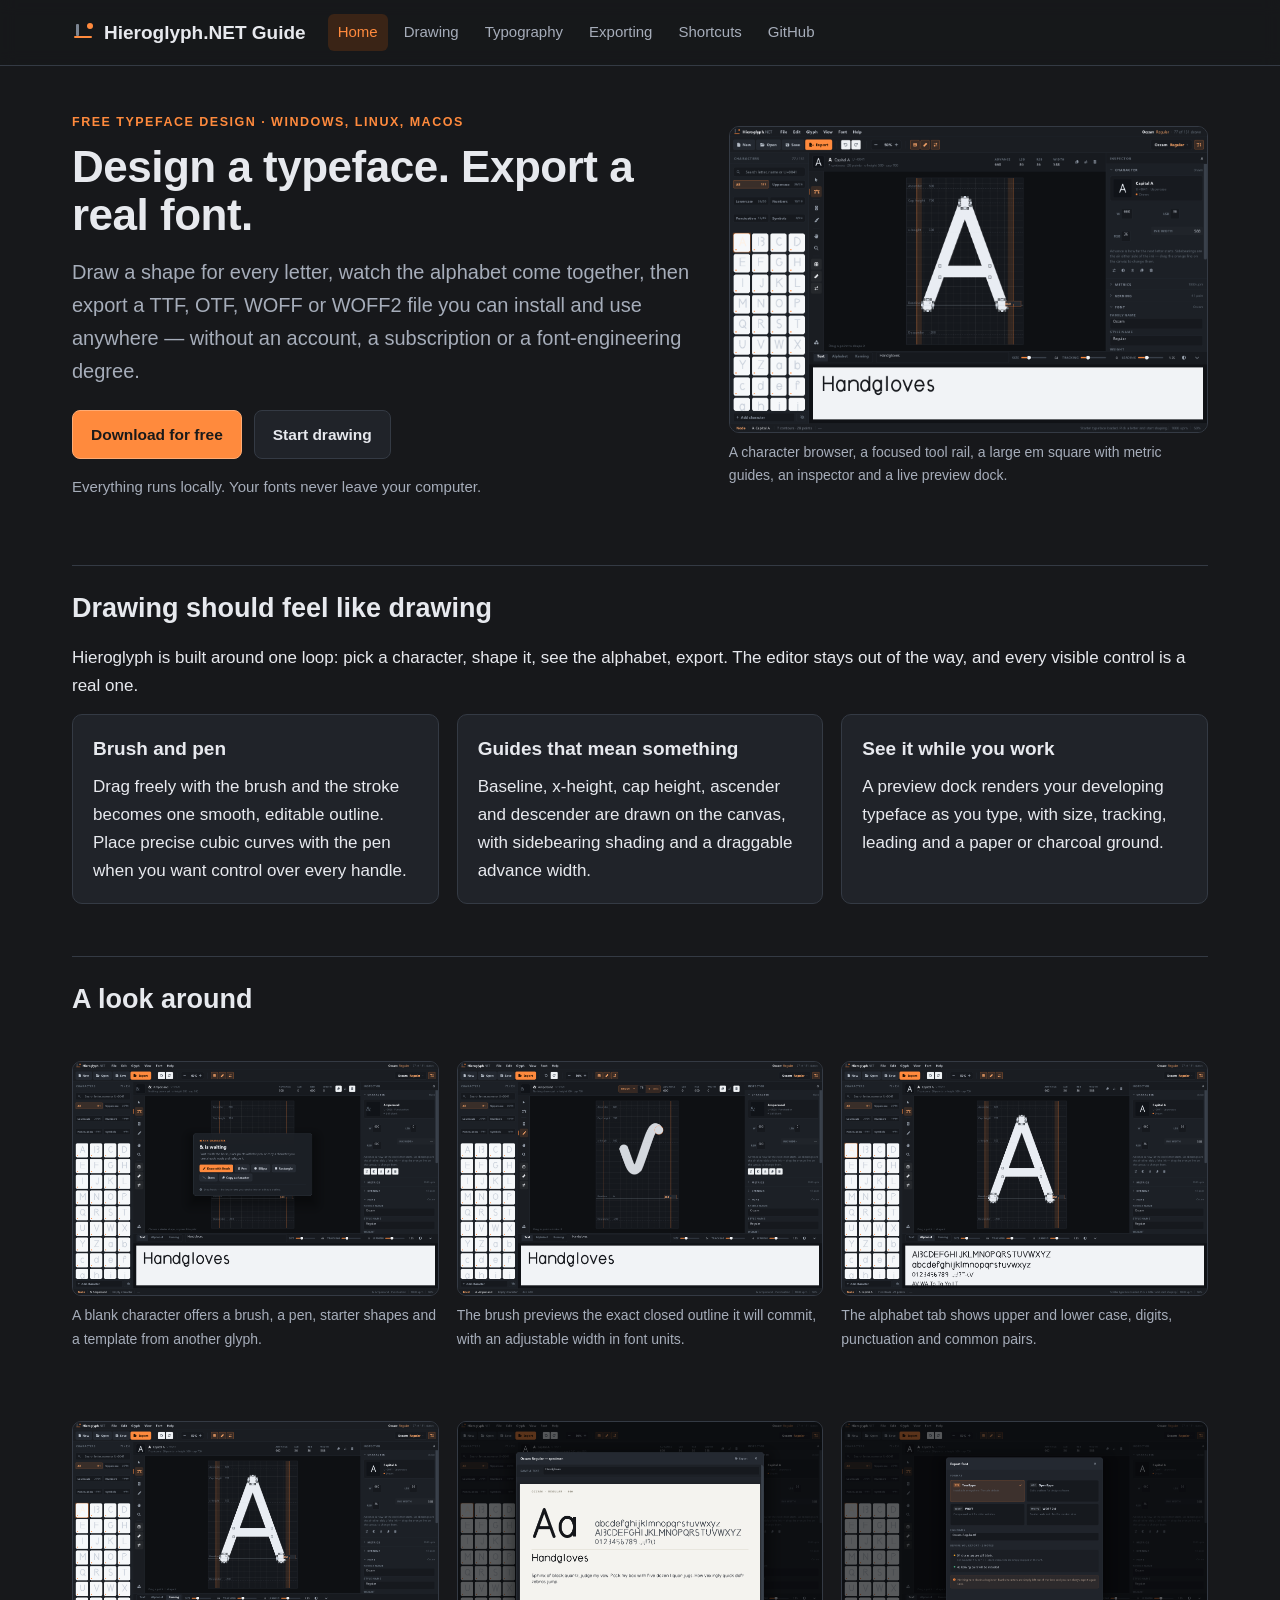
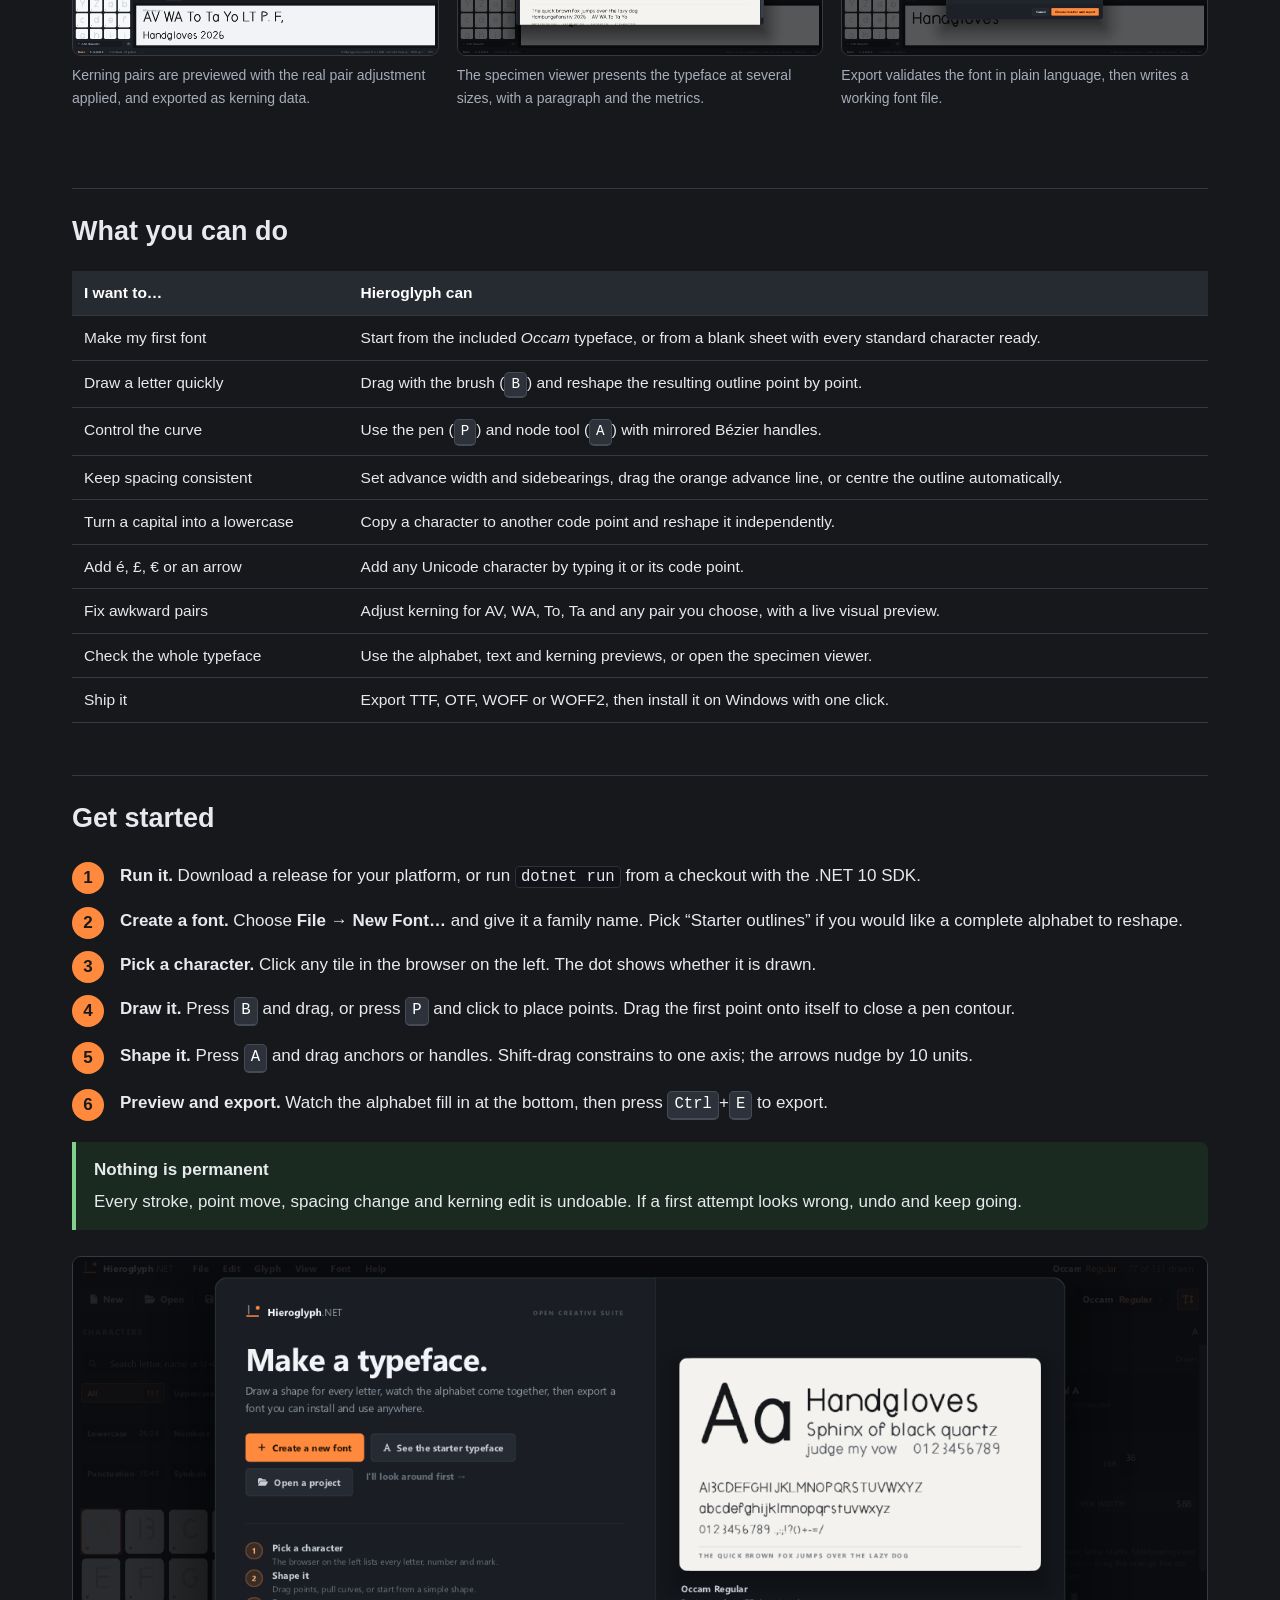
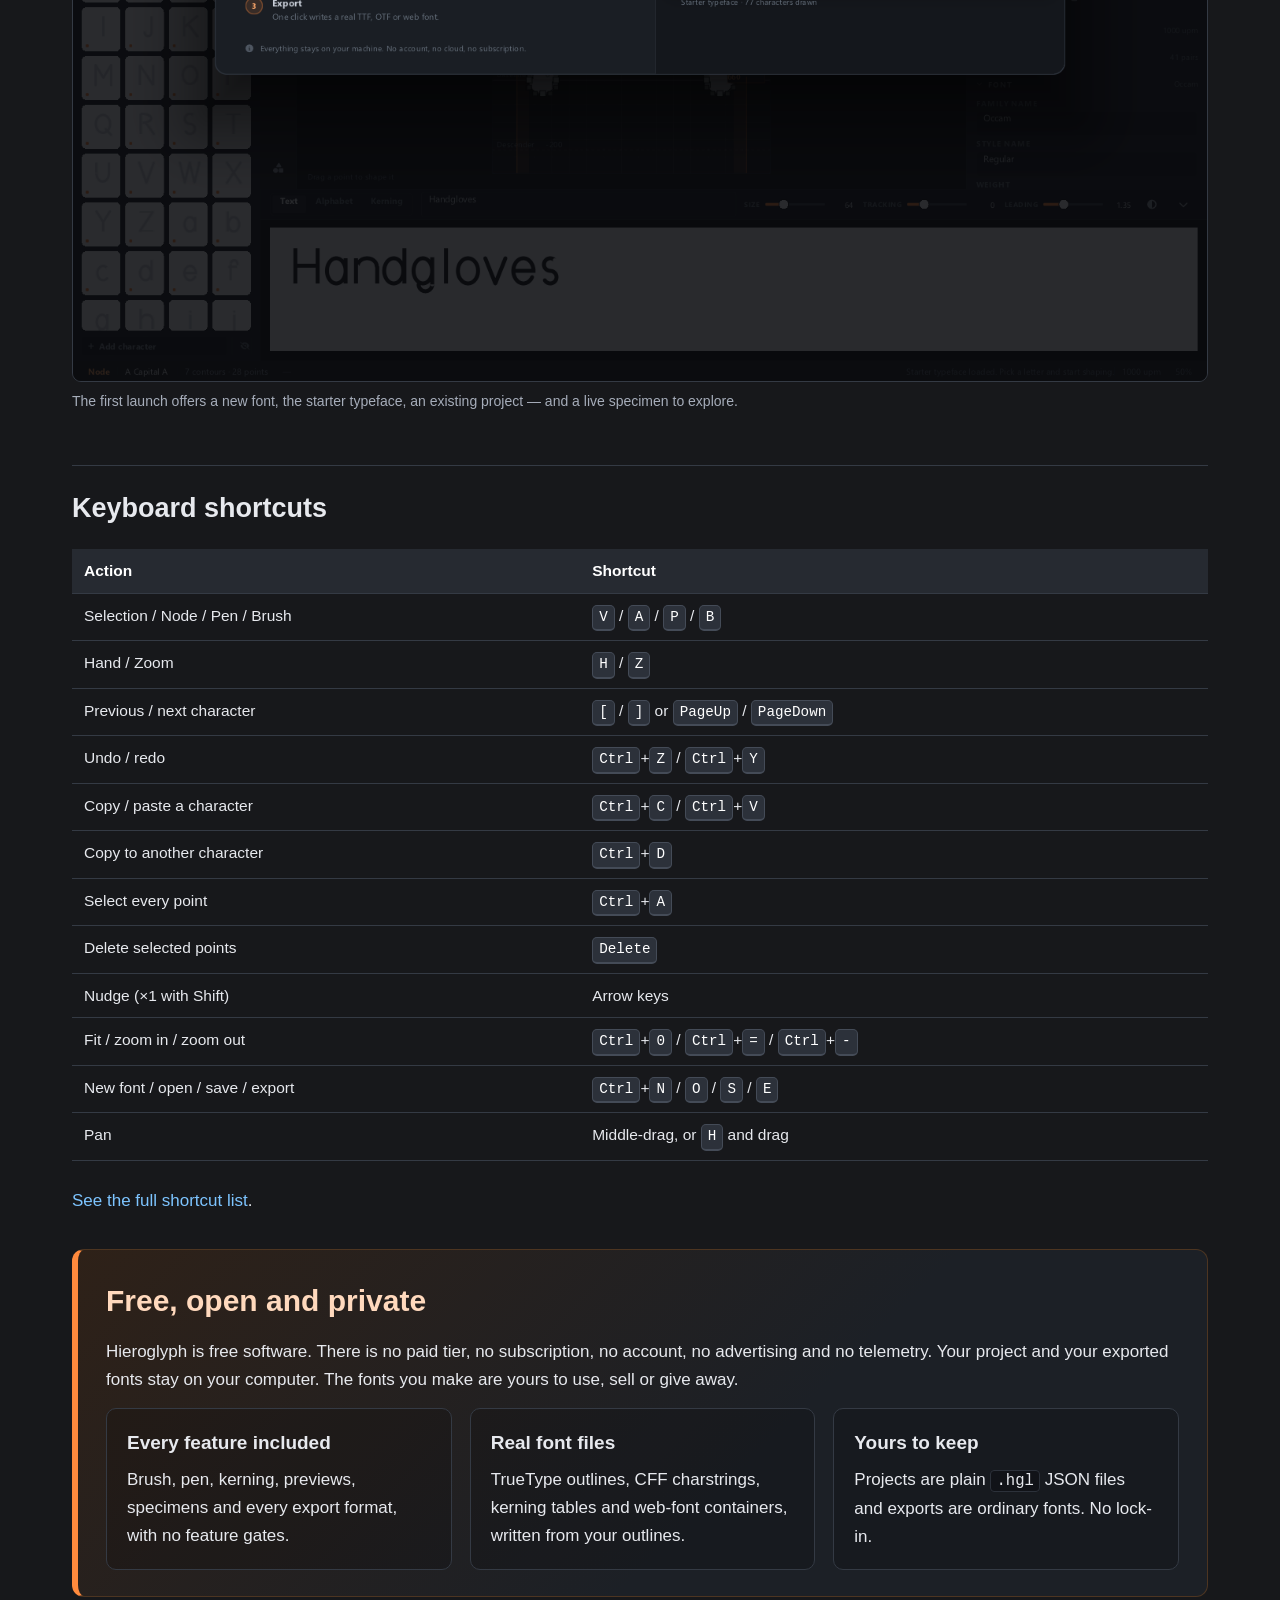
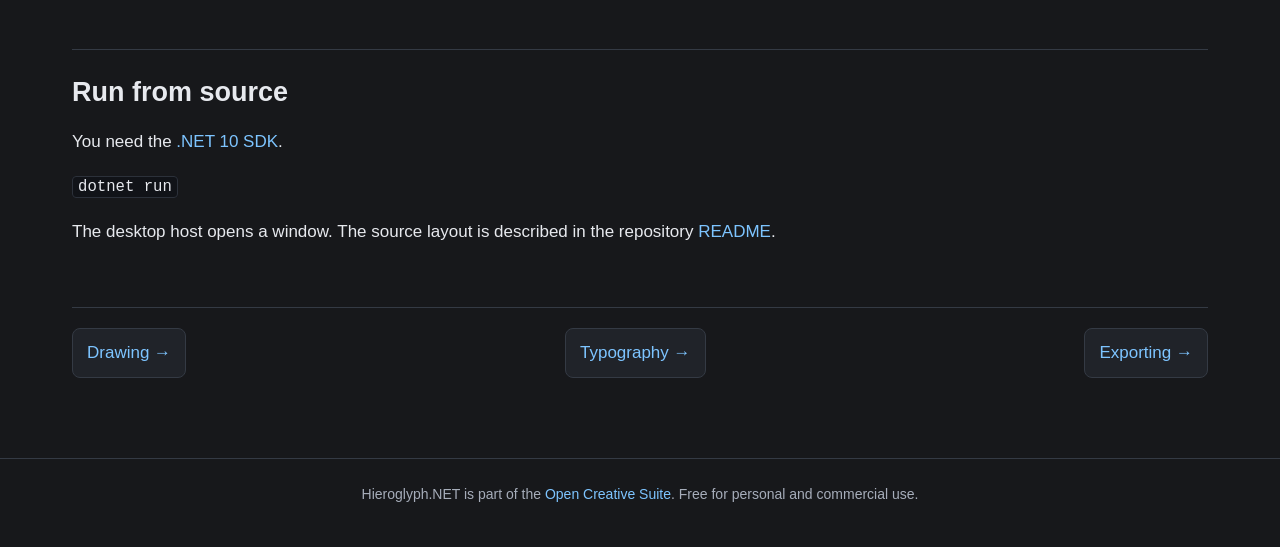
<file: docs/index.html>
<!DOCTYPE html>
<html lang="en">
<head>
    <meta charset="utf-8">
    <meta name="viewport" content="width=device-width, initial-scale=1">
    <title>Hieroglyph.NET Guide</title>
    <meta name="description" content="Learn Hieroglyph.NET: a free typeface design application for drawing glyphs, kerning, previewing and exporting real TTF, OTF, WOFF and WOFF2 fonts.">
    <link rel="stylesheet" href="style.css">
</head>
<body>
<header class="topbar">
    <div class="topbar-inner">
        <a class="brand" href="index.html">
            <span class="brand-mark"><span class="bar"></span><span class="dot"></span></span>
            Hieroglyph.NET Guide
        </a>
        <nav class="mainnav">
            <a class="active" href="index.html">Home</a>
            <a href="drawing.html">Drawing</a>
            <a href="typography.html">Typography</a>
            <a href="exporting.html">Exporting</a>
            <a href="shortcuts.html">Shortcuts</a>
            <a href="https://github.com/OpenCreativeSuite/HieroglyphDotNet">GitHub</a>
        </nav>
    </div>
</header>

<main>
    <section class="hero">
        <div>
            <p class="eyebrow">Free typeface design · Windows, Linux, macOS</p>
            <h1>Design a typeface. Export a real font.</h1>
            <p class="lead">Draw a shape for every letter, watch the alphabet come together, then export a TTF, OTF, WOFF or WOFF2 file you can install and use anywhere — without an account, a subscription or a font-engineering degree.</p>
            <div class="cta-row">
                <a class="btn btn-primary" href="https://github.com/OpenCreativeSuite/HieroglyphDotNet/releases/latest">Download for free</a>
                <a class="btn btn-quiet" href="#start">Start drawing</a>
            </div>
            <p class="hero-note">Everything runs locally. Your fonts never leave your computer.</p>
        </div>
        <figure>
            <img src="screenshots/main.png" alt="The Hieroglyph.NET main window with the letter A being edited">
            <figcaption>A character browser, a focused tool rail, a large em square with metric guides, an inspector and a live preview dock.</figcaption>
        </figure>
    </section>

    <section id="features">
        <h2>Drawing should feel like drawing</h2>
        <p>Hieroglyph is built around one loop: pick a character, shape it, see the alphabet, export. The editor stays out of the way, and every visible control is a real one.</p>
        <div class="grid3">
            <div class="card">
                <h3>Brush and pen</h3>
                <p>Drag freely with the brush and the stroke becomes one smooth, editable outline. Place precise cubic curves with the pen when you want control over every handle.</p>
            </div>
            <div class="card">
                <h3>Guides that mean something</h3>
                <p>Baseline, x-height, cap height, ascender and descender are drawn on the canvas, with sidebearing shading and a draggable advance width.</p>
            </div>
            <div class="card">
                <h3>See it while you work</h3>
                <p>A preview dock renders your developing typeface as you type, with size, tracking, leading and a paper or charcoal ground.</p>
            </div>
        </div>
    </section>

    <section id="gallery">
        <h2>A look around</h2>
        <div class="grid3">
            <figure>
                <img src="screenshots/starter.png" alt="A blank character with the starter card offering brush, pen, ellipse, rectangle and copy">
                <figcaption>A blank character offers a brush, a pen, starter shapes and a template from another glyph.</figcaption>
            </figure>
            <figure>
                <img src="screenshots/brush.png" alt="A freehand brush stroke being painted on the ampersand">
                <figcaption>The brush previews the exact closed outline it will commit, with an adjustable width in font units.</figcaption>
            </figure>
            <figure>
                <img src="screenshots/alphabet.png" alt="The preview dock showing the full alphabet specimen">
                <figcaption>The alphabet tab shows upper and lower case, digits, punctuation and common pairs.</figcaption>
            </figure>
            <figure>
                <img src="screenshots/kerning.png" alt="The kerning preview in the bottom dock">
                <figcaption>Kerning pairs are previewed with the real pair adjustment applied, and exported as kerning data.</figcaption>
            </figure>
            <figure>
                <img src="screenshots/specimen.png" alt="The specimen viewer showing large glyphs and a paragraph">
                <figcaption>The specimen viewer presents the typeface at several sizes, with a paragraph and the metrics.</figcaption>
            </figure>
            <figure>
                <img src="screenshots/export.png" alt="The export dialog with TTF, OTF, WOFF and WOFF2 choices">
                <figcaption>Export validates the font in plain language, then writes a working font file.</figcaption>
            </figure>
        </div>
    </section>

    <section id="what">
        <h2>What you can do</h2>
        <table>
            <thead>
                <tr><th>I want to…</th><th>Hieroglyph can</th></tr>
            </thead>
            <tbody>
                <tr><td>Make my first font</td><td>Start from the included <em>Occam</em> typeface, or from a blank sheet with every standard character ready.</td></tr>
                <tr><td>Draw a letter quickly</td><td>Drag with the brush (<kbd>B</kbd>) and reshape the resulting outline point by point.</td></tr>
                <tr><td>Control the curve</td><td>Use the pen (<kbd>P</kbd>) and node tool (<kbd>A</kbd>) with mirrored Bézier handles.</td></tr>
                <tr><td>Keep spacing consistent</td><td>Set advance width and sidebearings, drag the orange advance line, or centre the outline automatically.</td></tr>
                <tr><td>Turn a capital into a lowercase</td><td>Copy a character to another code point and reshape it independently.</td></tr>
                <tr><td>Add é, £, € or an arrow</td><td>Add any Unicode character by typing it or its code point.</td></tr>
                <tr><td>Fix awkward pairs</td><td>Adjust kerning for AV, WA, To, Ta and any pair you choose, with a live visual preview.</td></tr>
                <tr><td>Check the whole typeface</td><td>Use the alphabet, text and kerning previews, or open the specimen viewer.</td></tr>
                <tr><td>Ship it</td><td>Export TTF, OTF, WOFF or WOFF2, then install it on Windows with one click.</td></tr>
            </tbody>
        </table>
    </section>

    <section id="start">
        <h2>Get started</h2>
        <ol class="steps">
            <li><strong>Run it.</strong> Download a release for your platform, or run <code>dotnet run</code> from a checkout with the .NET 10 SDK.</li>
            <li><strong>Create a font.</strong> Choose <strong>File → New Font…</strong> and give it a family name. Pick “Starter outlines” if you would like a complete alphabet to reshape.</li>
            <li><strong>Pick a character.</strong> Click any tile in the browser on the left. The dot shows whether it is drawn.</li>
            <li><strong>Draw it.</strong> Press <kbd>B</kbd> and drag, or press <kbd>P</kbd> and click to place points. Drag the first point onto itself to close a pen contour.</li>
            <li><strong>Shape it.</strong> Press <kbd>A</kbd> and drag anchors or handles. Shift-drag constrains to one axis; the arrows nudge by 10 units.</li>
            <li><strong>Preview and export.</strong> Watch the alphabet fill in at the bottom, then press <kbd>Ctrl</kbd>+<kbd>E</kbd> to export.</li>
        </ol>
        <div class="tip">
            <strong>Nothing is permanent</strong>
            Every stroke, point move, spacing change and kerning edit is undoable. If a first attempt looks wrong, undo and keep going.
        </div>
        <figure>
            <img src="screenshots/welcome.png" alt="The Hieroglyph.NET welcome screen with a live specimen of the starter typeface">
            <figcaption>The first launch offers a new font, the starter typeface, an existing project — and a live specimen to explore.</figcaption>
        </figure>
    </section>

    <section id="shortcuts">
        <h2>Keyboard shortcuts</h2>
        <table>
            <thead><tr><th>Action</th><th>Shortcut</th></tr></thead>
            <tbody>
                <tr><td>Selection / Node / Pen / Brush</td><td><kbd>V</kbd> / <kbd>A</kbd> / <kbd>P</kbd> / <kbd>B</kbd></td></tr>
                <tr><td>Hand / Zoom</td><td><kbd>H</kbd> / <kbd>Z</kbd></td></tr>
                <tr><td>Previous / next character</td><td><kbd>[</kbd> / <kbd>]</kbd> or <kbd>PageUp</kbd> / <kbd>PageDown</kbd></td></tr>
                <tr><td>Undo / redo</td><td><kbd>Ctrl</kbd>+<kbd>Z</kbd> / <kbd>Ctrl</kbd>+<kbd>Y</kbd></td></tr>
                <tr><td>Copy / paste a character</td><td><kbd>Ctrl</kbd>+<kbd>C</kbd> / <kbd>Ctrl</kbd>+<kbd>V</kbd></td></tr>
                <tr><td>Copy to another character</td><td><kbd>Ctrl</kbd>+<kbd>D</kbd></td></tr>
                <tr><td>Select every point</td><td><kbd>Ctrl</kbd>+<kbd>A</kbd></td></tr>
                <tr><td>Delete selected points</td><td><kbd>Delete</kbd></td></tr>
                <tr><td>Nudge (×1 with Shift)</td><td>Arrow keys</td></tr>
                <tr><td>Fit / zoom in / zoom out</td><td><kbd>Ctrl</kbd>+<kbd>0</kbd> / <kbd>Ctrl</kbd>+<kbd>=</kbd> / <kbd>Ctrl</kbd>+<kbd>-</kbd></td></tr>
                <tr><td>New font / open / save / export</td><td><kbd>Ctrl</kbd>+<kbd>N</kbd> / <kbd>O</kbd> / <kbd>S</kbd> / <kbd>E</kbd></td></tr>
                <tr><td>Pan</td><td>Middle-drag, or <kbd>H</kbd> and drag</td></tr>
            </tbody>
        </table>
        <p><a href="shortcuts.html">See the full shortcut list</a>.</p>
    </section>

    <section class="promise">
        <h2>Free, open and private</h2>
        <p>Hieroglyph is free software. There is no paid tier, no subscription, no account, no advertising and no telemetry. Your project and your exported fonts stay on your computer. The fonts you make are yours to use, sell or give away.</p>
        <div class="grid3">
            <div class="card">
                <h3>Every feature included</h3>
                <p>Brush, pen, kerning, previews, specimens and every export format, with no feature gates.</p>
            </div>
            <div class="card">
                <h3>Real font files</h3>
                <p>TrueType outlines, CFF charstrings, kerning tables and web-font containers, written from your outlines.</p>
            </div>
            <div class="card">
                <h3>Yours to keep</h3>
                <p>Projects are plain <code>.hgl</code> JSON files and exports are ordinary fonts. No lock-in.</p>
            </div>
        </div>
    </section>

    <h2>Run from source</h2>
    <p>You need the <a href="https://dotnet.microsoft.com/download">.NET 10 SDK</a>.</p>
    <pre><code>dotnet run</code></pre>
    <p>The desktop host opens a window. The source layout is described in the repository <a href="https://github.com/OpenCreativeSuite/HieroglyphDotNet#project-layout">README</a>.</p>

    <div class="pager">
        <a href="drawing.html">Drawing →</a>
        <a href="typography.html">Typography →</a>
        <a href="exporting.html">Exporting →</a>
    </div>
</main>

<footer>
    Hieroglyph.NET is part of the <a href="https://github.com/OpenCreativeSuite">Open Creative Suite</a>. Free for personal and commercial use.
</footer>
</body>
</html>
</file>
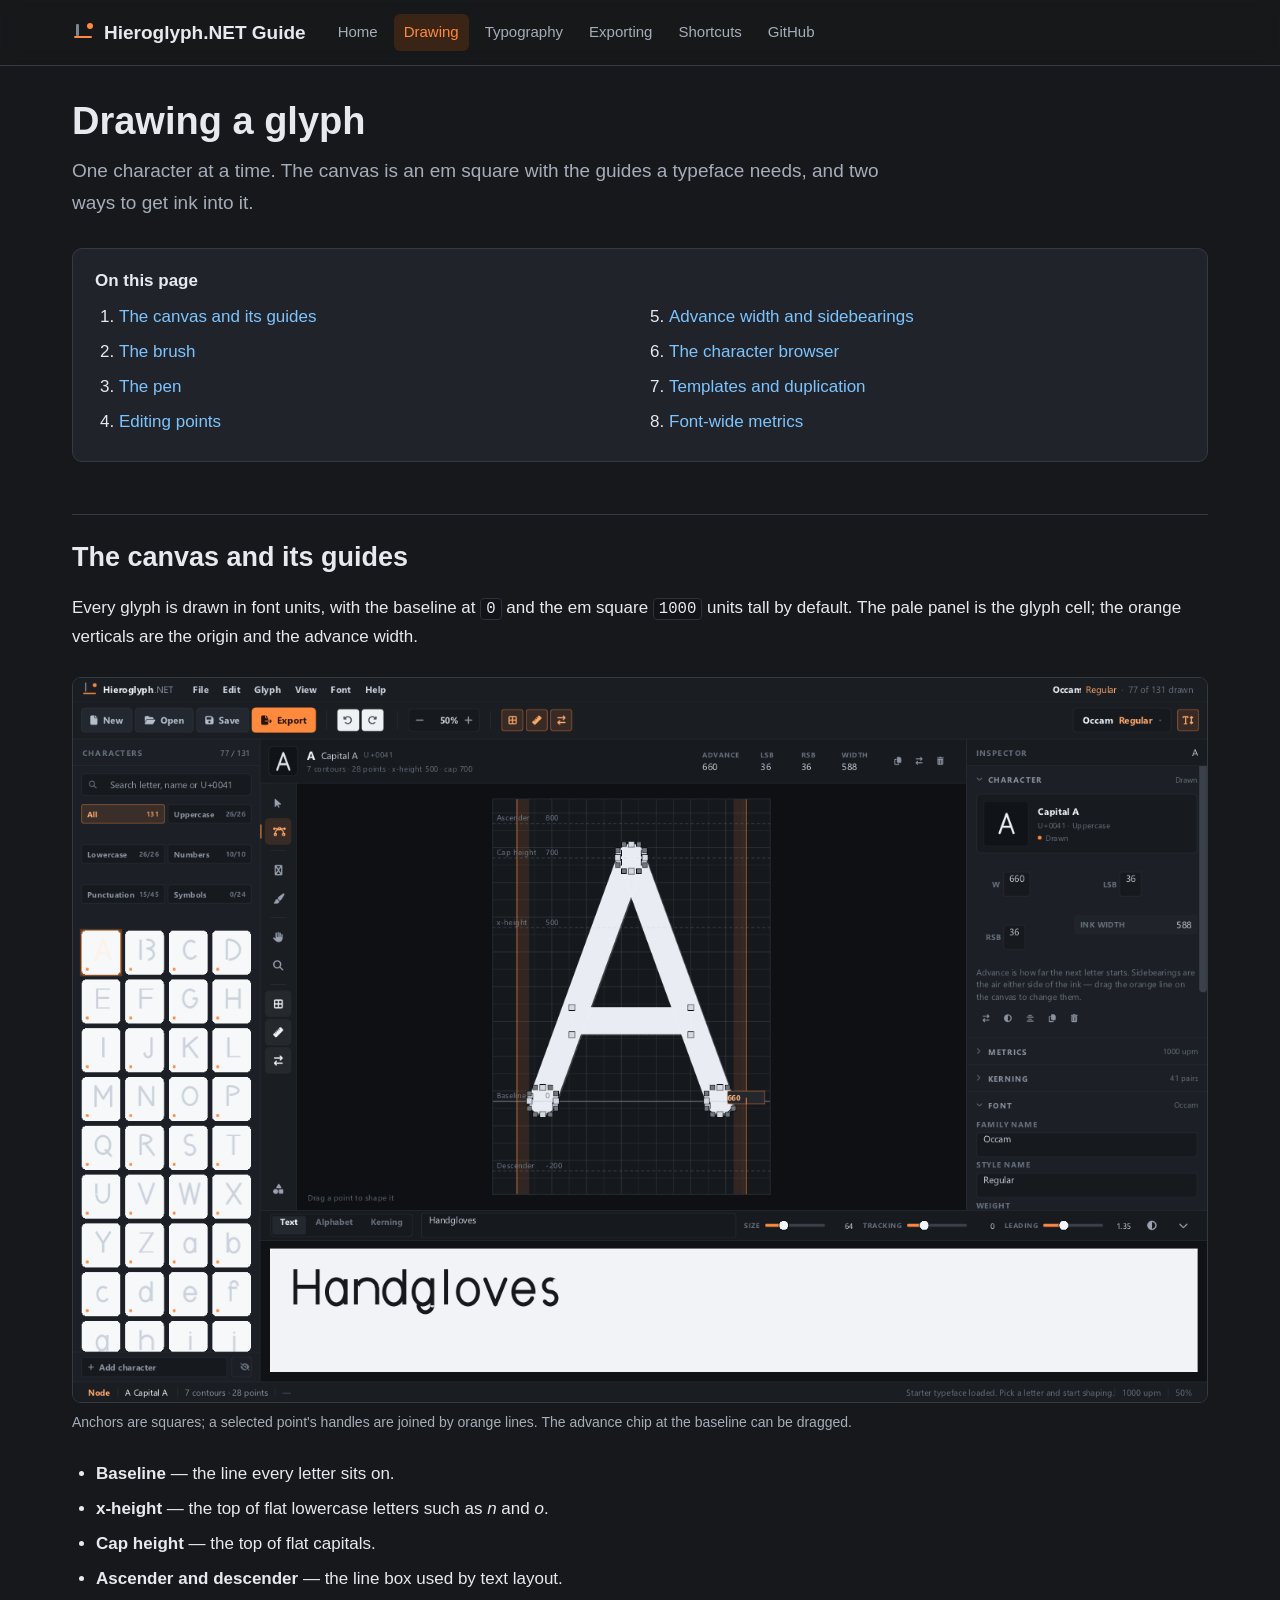
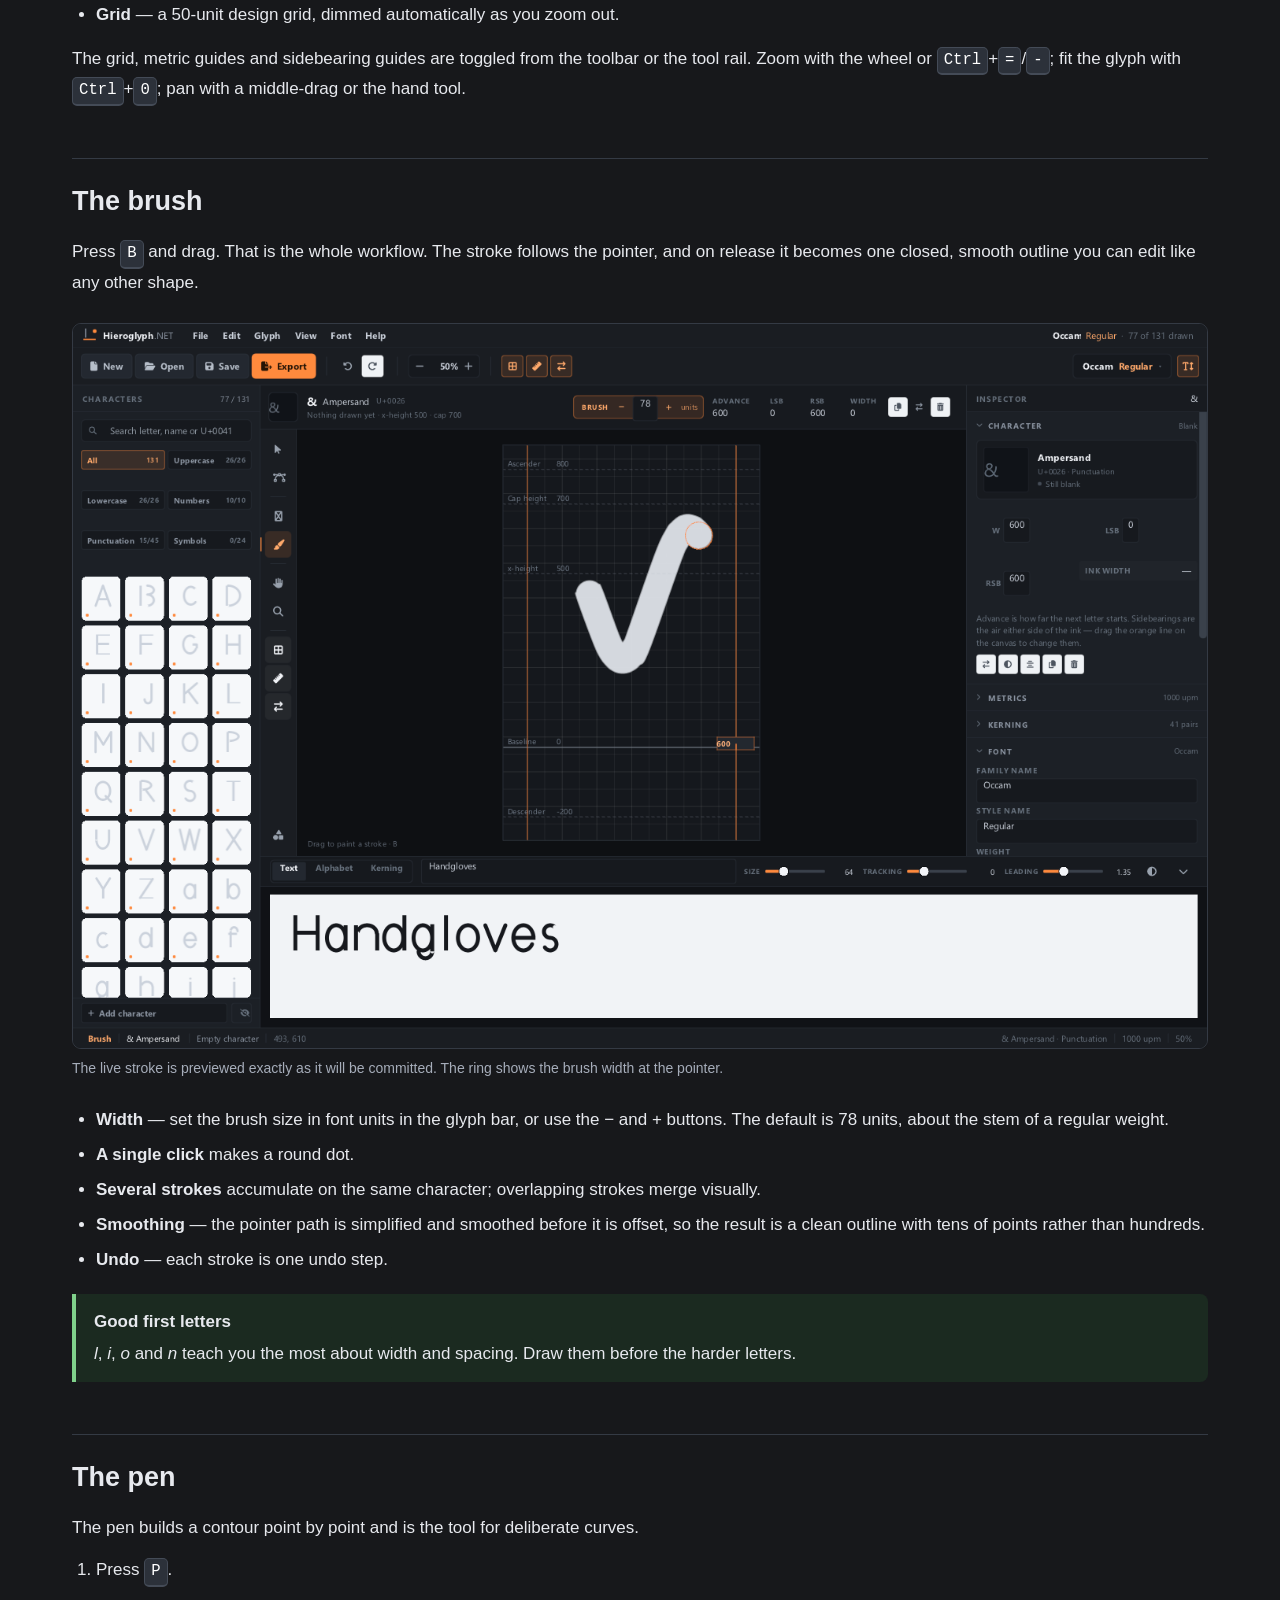
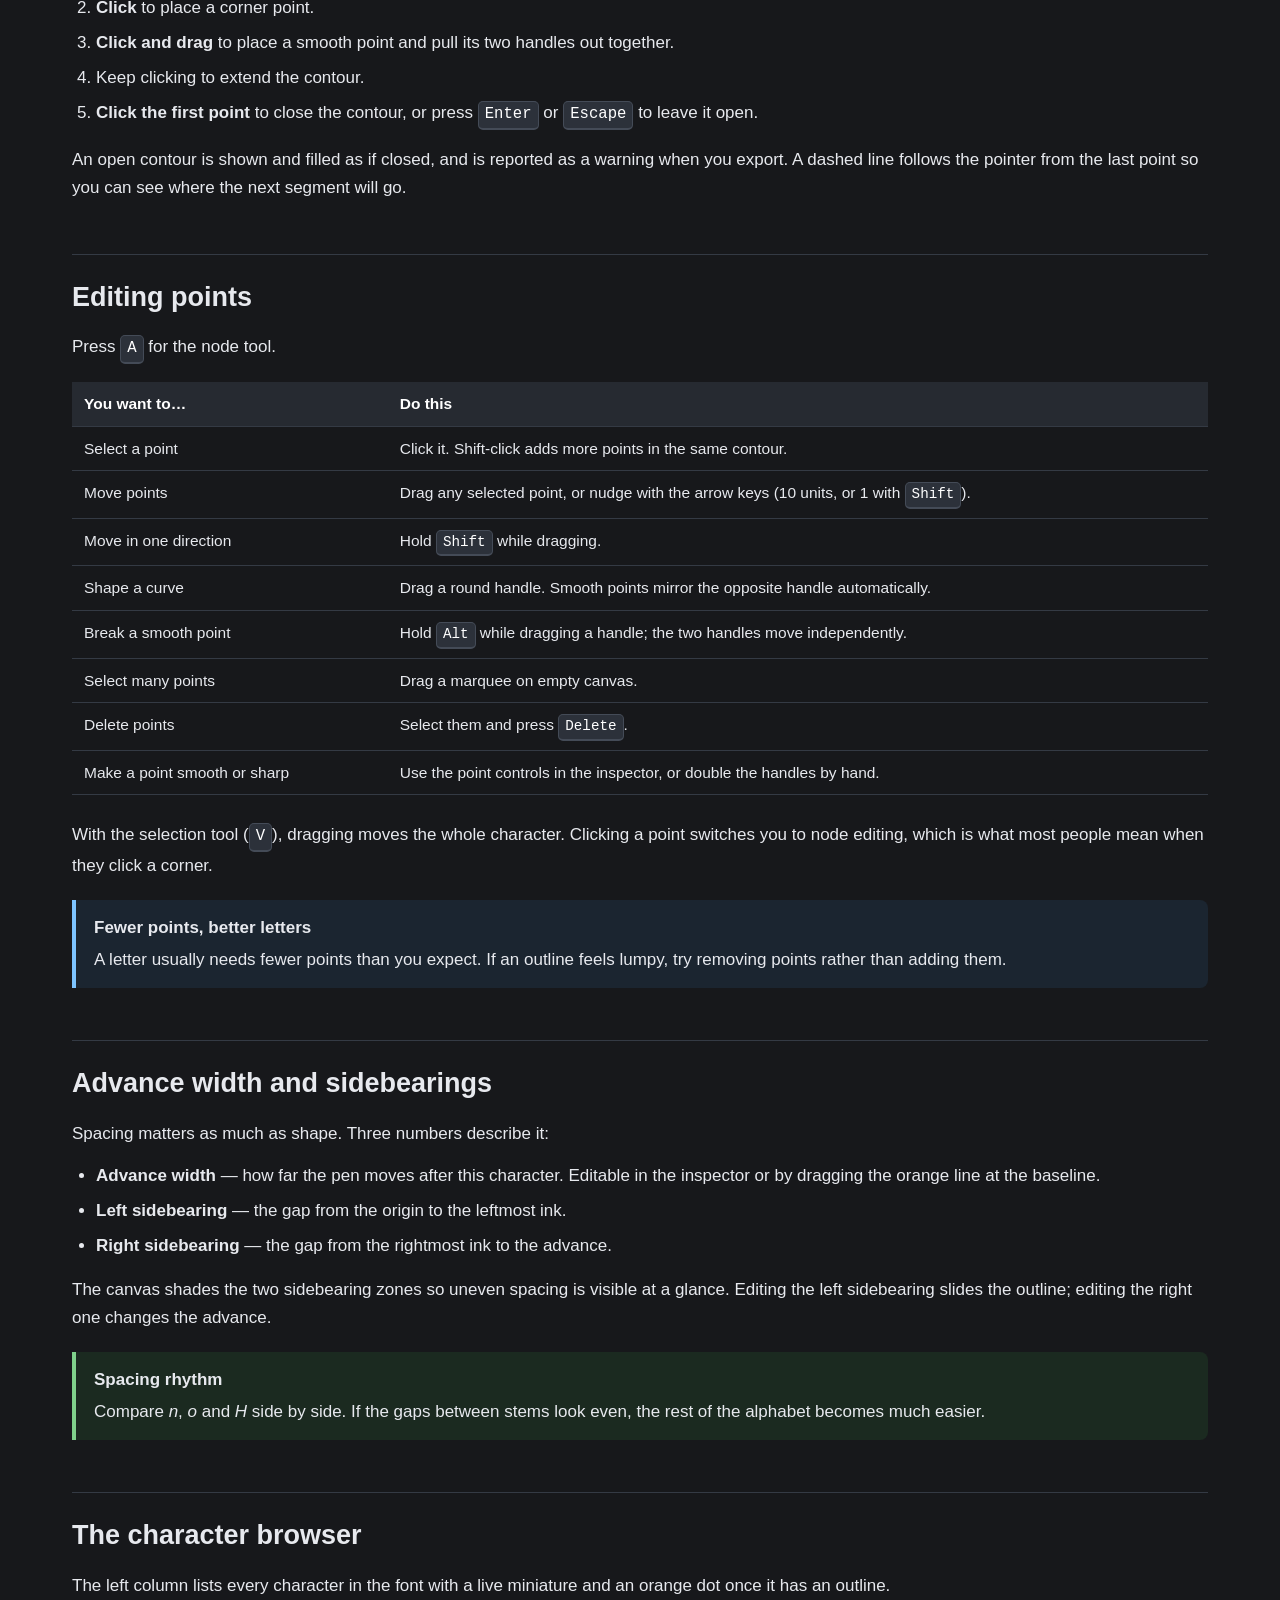
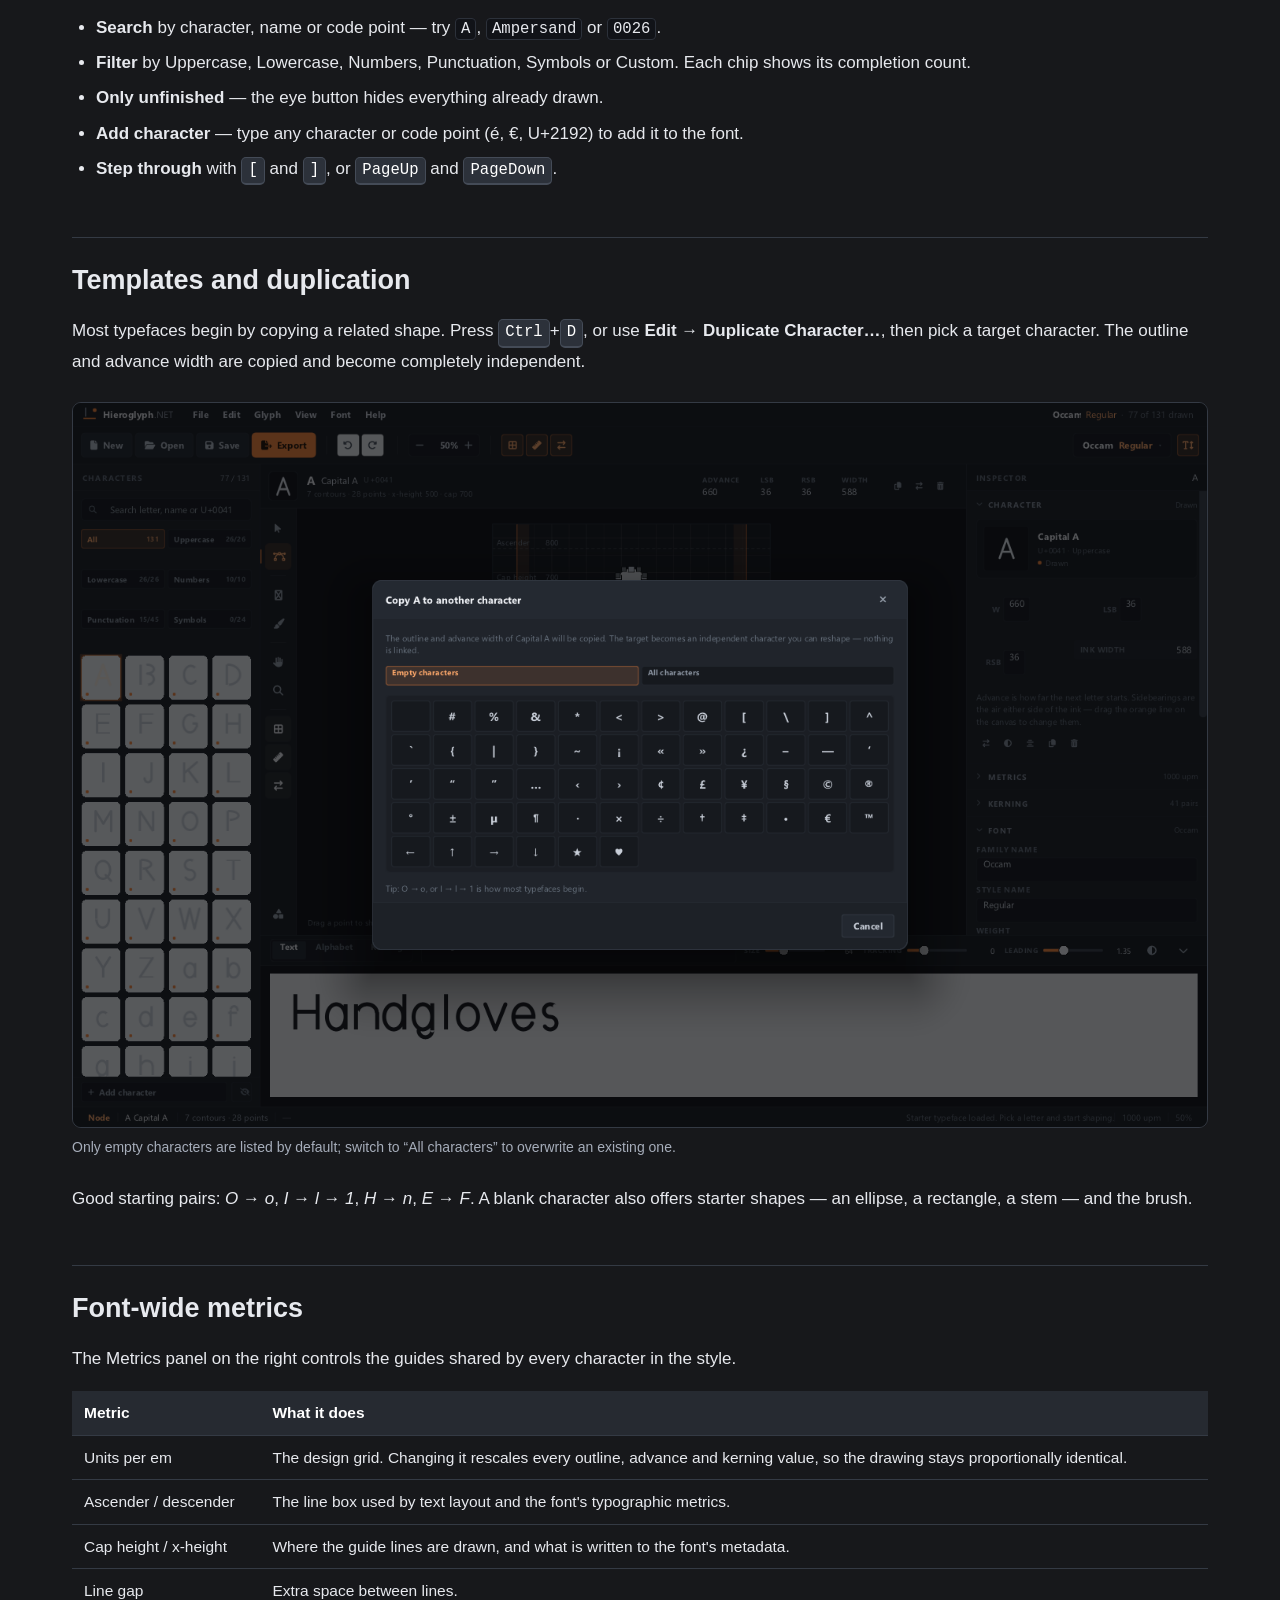
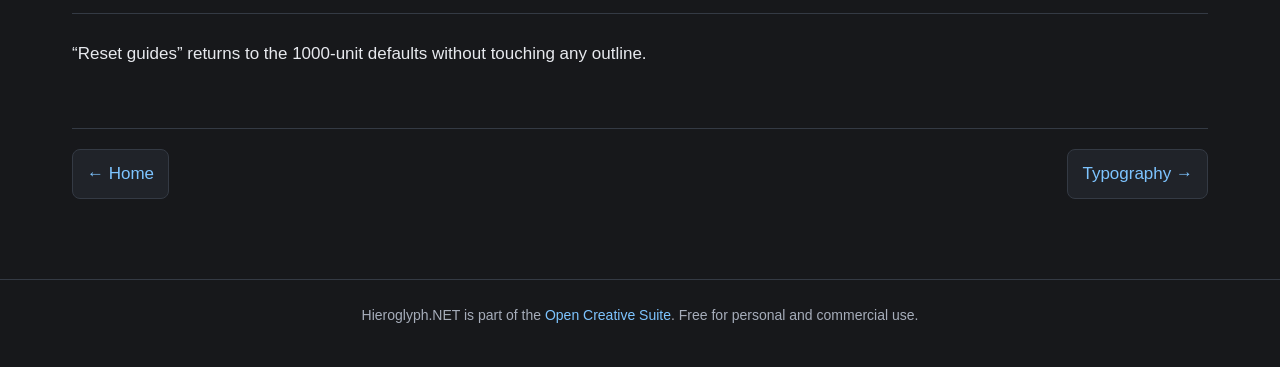
<file: docs/drawing.html>
<!DOCTYPE html>
<html lang="en">
<head>
    <meta charset="utf-8">
    <meta name="viewport" content="width=device-width, initial-scale=1">
    <title>Drawing — Hieroglyph.NET Guide</title>
    <meta name="description" content="How to draw glyphs in Hieroglyph.NET: the brush, the pen, node editing, metric guides, sidebearings and the character browser.">
    <link rel="stylesheet" href="style.css">
</head>
<body>
<header class="topbar">
    <div class="topbar-inner">
        <a class="brand" href="index.html">
            <span class="brand-mark"><span class="bar"></span><span class="dot"></span></span>
            Hieroglyph.NET Guide
        </a>
        <nav class="mainnav">
            <a href="index.html">Home</a>
            <a class="active" href="drawing.html">Drawing</a>
            <a href="typography.html">Typography</a>
            <a href="exporting.html">Exporting</a>
            <a href="shortcuts.html">Shortcuts</a>
            <a href="https://github.com/OpenCreativeSuite/HieroglyphDotNet">GitHub</a>
        </nav>
    </div>
</header>

<main>
    <div class="pagehead">
        <h1>Drawing a glyph</h1>
        <p>One character at a time. The canvas is an em square with the guides a typeface needs, and two ways to get ink into it.</p>
    </div>

    <div class="toc">
        <strong>On this page</strong>
        <ol>
            <li><a href="#canvas">The canvas and its guides</a></li>
            <li><a href="#brush">The brush</a></li>
            <li><a href="#pen">The pen</a></li>
            <li><a href="#nodes">Editing points</a></li>
            <li><a href="#spacing">Advance width and sidebearings</a></li>
            <li><a href="#browser">The character browser</a></li>
            <li><a href="#templates">Templates and duplication</a></li>
            <li><a href="#metrics">Font-wide metrics</a></li>
        </ol>
    </div>

    <section id="canvas">
        <h2>The canvas and its guides</h2>
        <p>Every glyph is drawn in font units, with the baseline at <code>0</code> and the em square <code>1000</code> units tall by default. The pale panel is the glyph cell; the orange verticals are the origin and the advance width.</p>
        <figure>
            <img src="screenshots/main.png" alt="The glyph editor with an A selected, anchors and handles visible">
            <figcaption>Anchors are squares; a selected point's handles are joined by orange lines. The advance chip at the baseline can be dragged.</figcaption>
        </figure>
        <ul>
            <li><strong>Baseline</strong> — the line every letter sits on.</li>
            <li><strong>x-height</strong> — the top of flat lowercase letters such as <em>n</em> and <em>o</em>.</li>
            <li><strong>Cap height</strong> — the top of flat capitals.</li>
            <li><strong>Ascender and descender</strong> — the line box used by text layout.</li>
            <li><strong>Grid</strong> — a 50-unit design grid, dimmed automatically as you zoom out.</li>
        </ul>
        <p>The grid, metric guides and sidebearing guides are toggled from the toolbar or the tool rail. Zoom with the wheel or <kbd>Ctrl</kbd>+<kbd>=</kbd>/<kbd>-</kbd>; fit the glyph with <kbd>Ctrl</kbd>+<kbd>0</kbd>; pan with a middle-drag or the hand tool.</p>
    </section>

    <section id="brush">
        <h2>The brush</h2>
        <p>Press <kbd>B</kbd> and drag. That is the whole workflow. The stroke follows the pointer, and on release it becomes one closed, smooth outline you can edit like any other shape.</p>
        <figure>
            <img src="screenshots/brush.png" alt="A live freehand brush stroke on the ampersand with the brush size control">
            <figcaption>The live stroke is previewed exactly as it will be committed. The ring shows the brush width at the pointer.</figcaption>
        </figure>
        <ul>
            <li><strong>Width</strong> — set the brush size in font units in the glyph bar, or use the − and + buttons. The default is 78 units, about the stem of a regular weight.</li>
            <li><strong>A single click</strong> makes a round dot.</li>
            <li><strong>Several strokes</strong> accumulate on the same character; overlapping strokes merge visually.</li>
            <li><strong>Smoothing</strong> — the pointer path is simplified and smoothed before it is offset, so the result is a clean outline with tens of points rather than hundreds.</li>
            <li><strong>Undo</strong> — each stroke is one undo step.</li>
        </ul>
        <div class="tip">
            <strong>Good first letters</strong>
            <em>l</em>, <em>i</em>, <em>o</em> and <em>n</em> teach you the most about width and spacing. Draw them before the harder letters.
        </div>
    </section>

    <section id="pen">
        <h2>The pen</h2>
        <p>The pen builds a contour point by point and is the tool for deliberate curves.</p>
        <ol>
            <li>Press <kbd>P</kbd>.</li>
            <li><strong>Click</strong> to place a corner point.</li>
            <li><strong>Click and drag</strong> to place a smooth point and pull its two handles out together.</li>
            <li>Keep clicking to extend the contour.</li>
            <li><strong>Click the first point</strong> to close the contour, or press <kbd>Enter</kbd> or <kbd>Escape</kbd> to leave it open.</li>
        </ol>
        <p>An open contour is shown and filled as if closed, and is reported as a warning when you export. A dashed line follows the pointer from the last point so you can see where the next segment will go.</p>
    </section>

    <section id="nodes">
        <h2>Editing points</h2>
        <p>Press <kbd>A</kbd> for the node tool.</p>
        <table>
            <thead><tr><th>You want to…</th><th>Do this</th></tr></thead>
            <tbody>
                <tr><td>Select a point</td><td>Click it. Shift-click adds more points in the same contour.</td></tr>
                <tr><td>Move points</td><td>Drag any selected point, or nudge with the arrow keys (10 units, or 1 with <kbd>Shift</kbd>).</td></tr>
                <tr><td>Move in one direction</td><td>Hold <kbd>Shift</kbd> while dragging.</td></tr>
                <tr><td>Shape a curve</td><td>Drag a round handle. Smooth points mirror the opposite handle automatically.</td></tr>
                <tr><td>Break a smooth point</td><td>Hold <kbd>Alt</kbd> while dragging a handle; the two handles move independently.</td></tr>
                <tr><td>Select many points</td><td>Drag a marquee on empty canvas.</td></tr>
                <tr><td>Delete points</td><td>Select them and press <kbd>Delete</kbd>.</td></tr>
                <tr><td>Make a point smooth or sharp</td><td>Use the point controls in the inspector, or double the handles by hand.</td></tr>
            </tbody>
        </table>
        <p>With the selection tool (<kbd>V</kbd>), dragging moves the whole character. Clicking a point switches you to node editing, which is what most people mean when they click a corner.</p>
        <div class="note">
            <strong>Fewer points, better letters</strong>
            A letter usually needs fewer points than you expect. If an outline feels lumpy, try removing points rather than adding them.
        </div>
    </section>

    <section id="spacing">
        <h2>Advance width and sidebearings</h2>
        <p>Spacing matters as much as shape. Three numbers describe it:</p>
        <ul>
            <li><strong>Advance width</strong> — how far the pen moves after this character. Editable in the inspector or by dragging the orange line at the baseline.</li>
            <li><strong>Left sidebearing</strong> — the gap from the origin to the leftmost ink.</li>
            <li><strong>Right sidebearing</strong> — the gap from the rightmost ink to the advance.</li>
        </ul>
        <p>The canvas shades the two sidebearing zones so uneven spacing is visible at a glance. Editing the left sidebearing slides the outline; editing the right one changes the advance.</p>
        <div class="tip">
            <strong>Spacing rhythm</strong>
            Compare <em>n</em>, <em>o</em> and <em>H</em> side by side. If the gaps between stems look even, the rest of the alphabet becomes much easier.
        </div>
    </section>

    <section id="browser">
        <h2>The character browser</h2>
        <p>The left column lists every character in the font with a live miniature and an orange dot once it has an outline.</p>
        <ul>
            <li><strong>Search</strong> by character, name or code point — try <code>A</code>, <code>Ampersand</code> or <code>0026</code>.</li>
            <li><strong>Filter</strong> by Uppercase, Lowercase, Numbers, Punctuation, Symbols or Custom. Each chip shows its completion count.</li>
            <li><strong>Only unfinished</strong> — the eye button hides everything already drawn.</li>
            <li><strong>Add character</strong> — type any character or code point (é, €, U+2192) to add it to the font.</li>
            <li><strong>Step through</strong> with <kbd>[</kbd> and <kbd>]</kbd>, or <kbd>PageUp</kbd> and <kbd>PageDown</kbd>.</li>
        </ul>
    </section>

    <section id="templates">
        <h2>Templates and duplication</h2>
        <p>Most typefaces begin by copying a related shape. Press <kbd>Ctrl</kbd>+<kbd>D</kbd>, or use <strong>Edit → Duplicate Character…</strong>, then pick a target character. The outline and advance width are copied and become completely independent.</p>
        <figure>
            <img src="screenshots/duplicate.png" alt="The copy-character dialog listing empty characters">
            <figcaption>Only empty characters are listed by default; switch to “All characters” to overwrite an existing one.</figcaption>
        </figure>
        <p>Good starting pairs: <em>O</em> → <em>o</em>, <em>I</em> → <em>l</em> → <em>1</em>, <em>H</em> → <em>n</em>, <em>E</em> → <em>F</em>. A blank character also offers starter shapes — an ellipse, a rectangle, a stem — and the brush.</p>
    </section>

    <section id="metrics">
        <h2>Font-wide metrics</h2>
        <p>The Metrics panel on the right controls the guides shared by every character in the style.</p>
        <table>
            <thead><tr><th>Metric</th><th>What it does</th></tr></thead>
            <tbody>
                <tr><td>Units per em</td><td>The design grid. Changing it rescales every outline, advance and kerning value, so the drawing stays proportionally identical.</td></tr>
                <tr><td>Ascender / descender</td><td>The line box used by text layout and the font's typographic metrics.</td></tr>
                <tr><td>Cap height / x-height</td><td>Where the guide lines are drawn, and what is written to the font's metadata.</td></tr>
                <tr><td>Line gap</td><td>Extra space between lines.</td></tr>
            </tbody>
        </table>
        <p>“Reset guides” returns to the 1000-unit defaults without touching any outline.</p>
    </section>

    <div class="pager">
        <a href="index.html">← Home</a>
        <a href="typography.html">Typography →</a>
    </div>
</main>

<footer>
    Hieroglyph.NET is part of the <a href="https://github.com/OpenCreativeSuite">Open Creative Suite</a>. Free for personal and commercial use.
</footer>
</body>
</html>
</file>
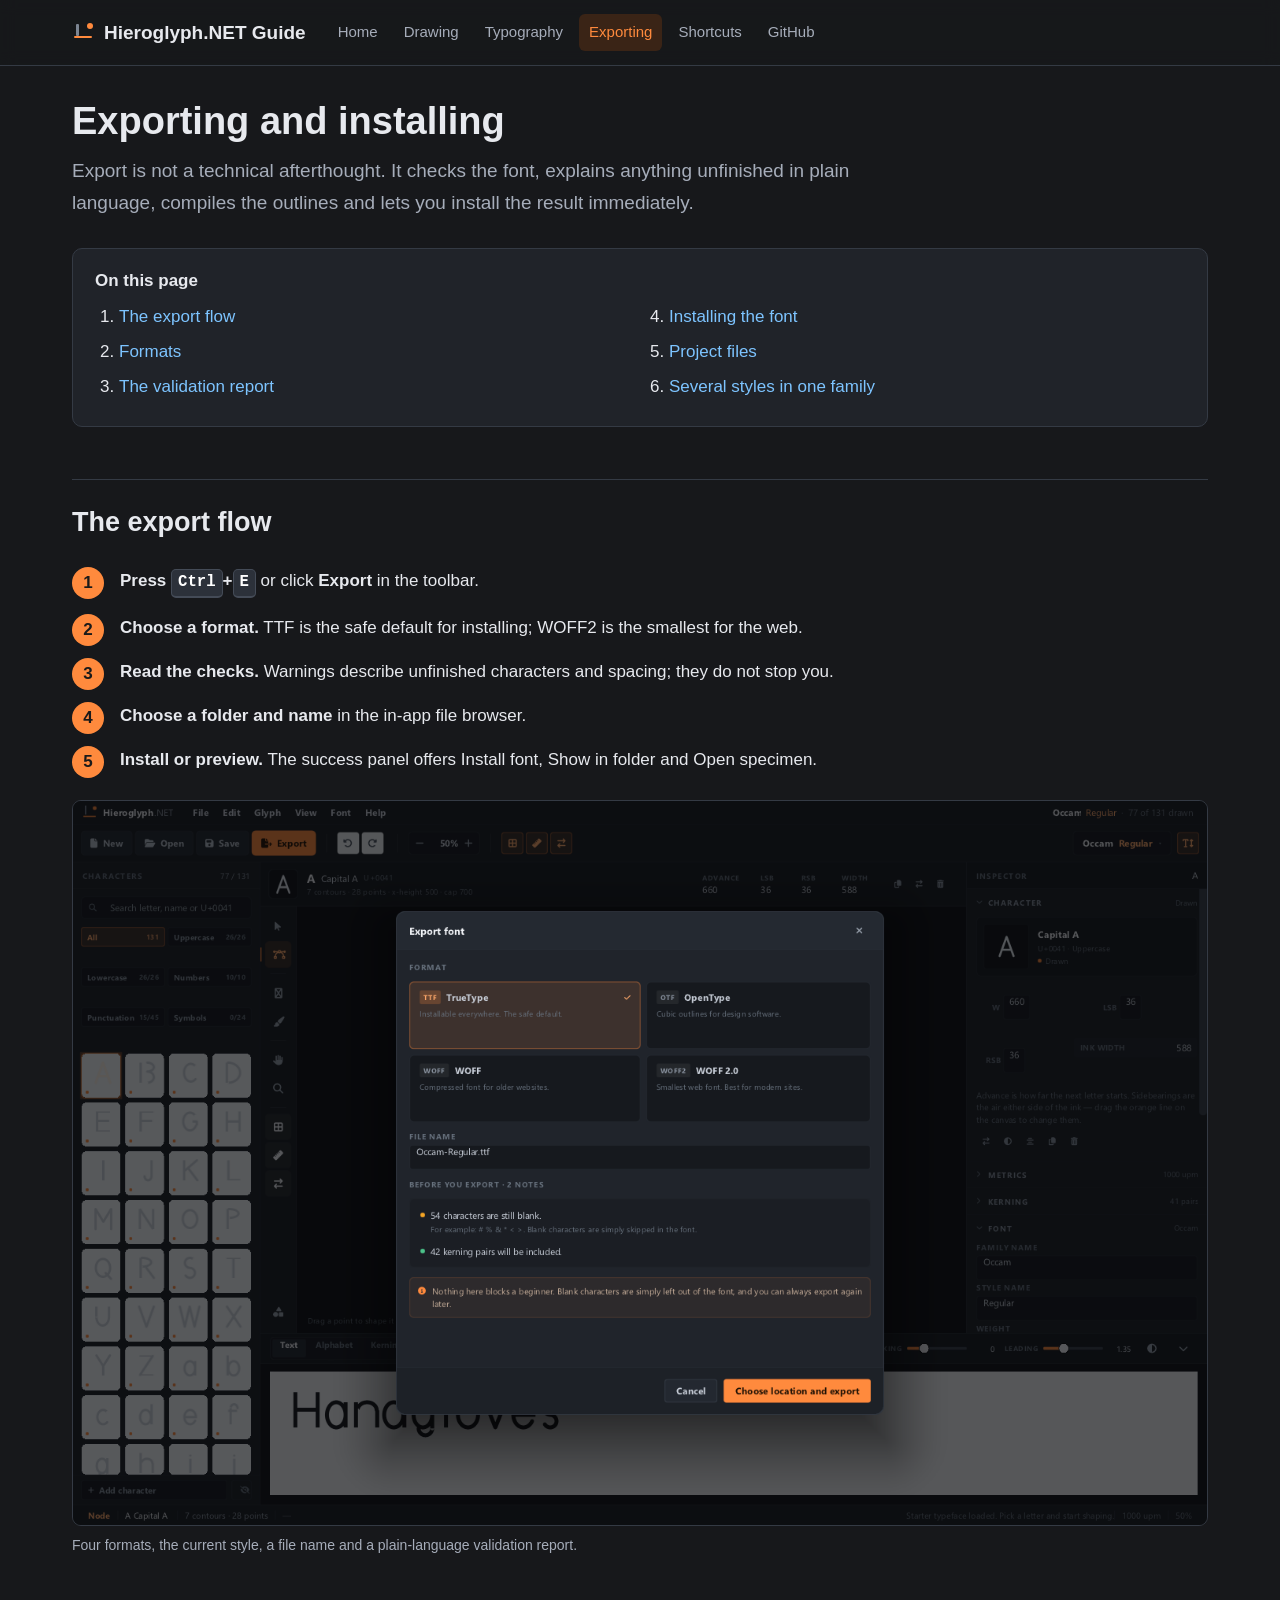
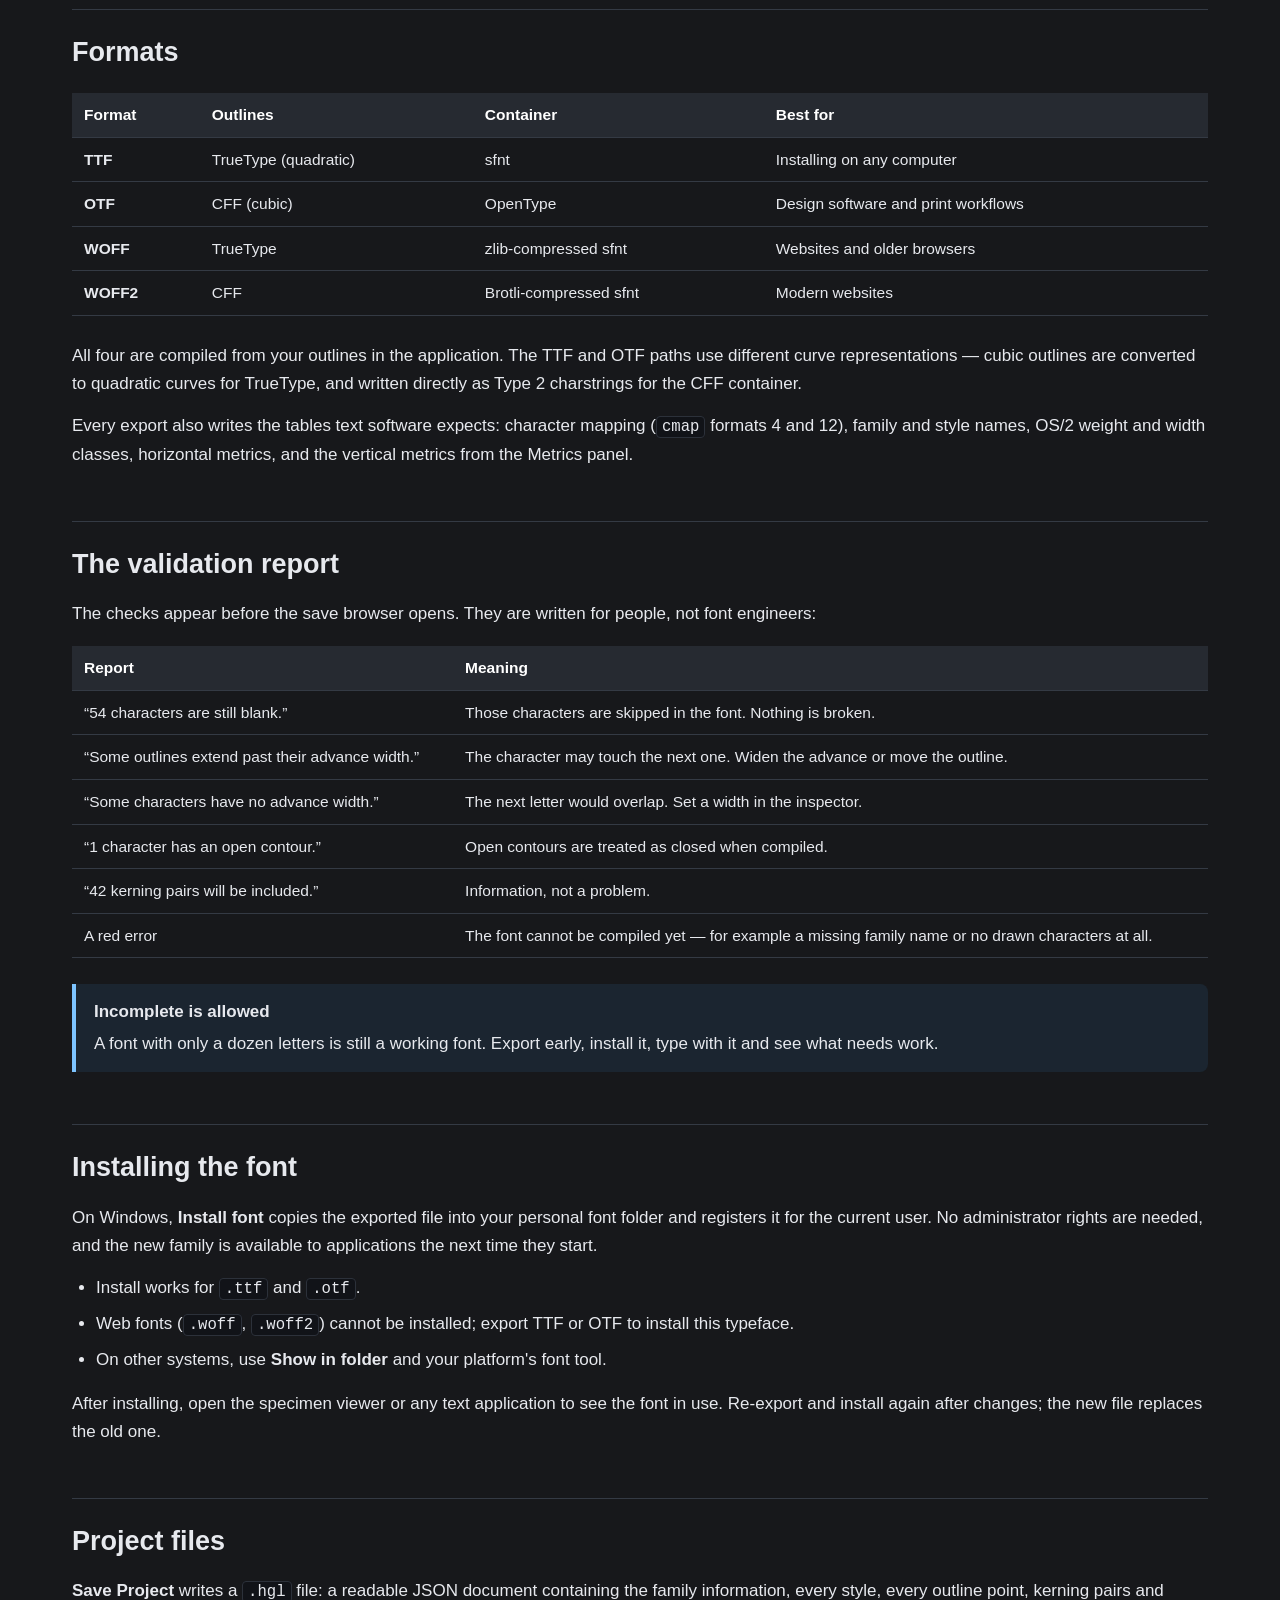
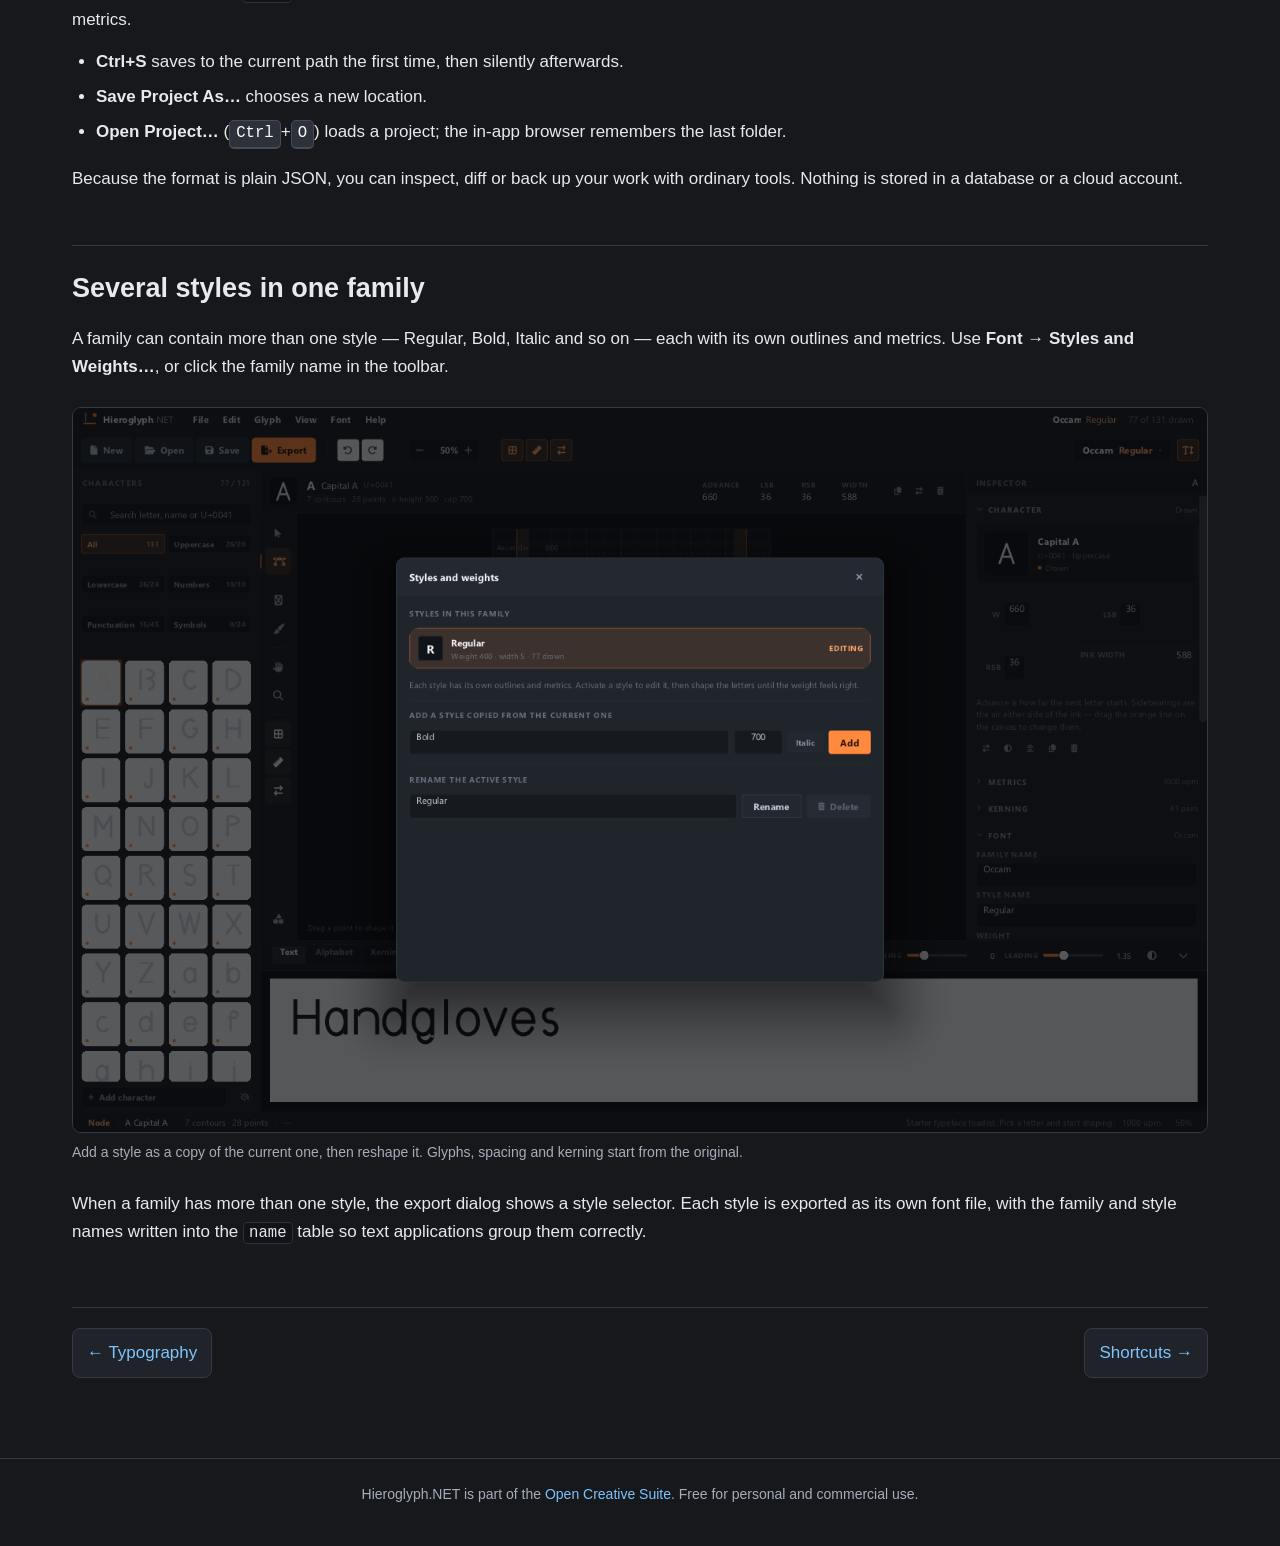
<file: docs/exporting.html>
<!DOCTYPE html>
<html lang="en">
<head>
    <meta charset="utf-8">
    <meta name="viewport" content="width=device-width, initial-scale=1">
    <title>Exporting — Hieroglyph.NET Guide</title>
    <meta name="description" content="Export Hieroglyph.NET projects as TTF, OTF, WOFF or WOFF2, install the font, and understand the validation report.">
    <link rel="stylesheet" href="style.css">
</head>
<body>
<header class="topbar">
    <div class="topbar-inner">
        <a class="brand" href="index.html">
            <span class="brand-mark"><span class="bar"></span><span class="dot"></span></span>
            Hieroglyph.NET Guide
        </a>
        <nav class="mainnav">
            <a href="index.html">Home</a>
            <a href="drawing.html">Drawing</a>
            <a href="typography.html">Typography</a>
            <a class="active" href="exporting.html">Exporting</a>
            <a href="shortcuts.html">Shortcuts</a>
            <a href="https://github.com/OpenCreativeSuite/HieroglyphDotNet">GitHub</a>
        </nav>
    </div>
</header>

<main>
    <div class="pagehead">
        <h1>Exporting and installing</h1>
        <p>Export is not a technical afterthought. It checks the font, explains anything unfinished in plain language, compiles the outlines and lets you install the result immediately.</p>
    </div>

    <div class="toc">
        <strong>On this page</strong>
        <ol>
            <li><a href="#flow">The export flow</a></li>
            <li><a href="#formats">Formats</a></li>
            <li><a href="#validation">The validation report</a></li>
            <li><a href="#install">Installing the font</a></li>
            <li><a href="#project">Project files</a></li>
            <li><a href="#styles">Several styles in one family</a></li>
        </ol>
    </div>

    <section id="flow">
        <h2>The export flow</h2>
        <ol class="steps">
            <li><strong>Press <kbd>Ctrl</kbd>+<kbd>E</kbd></strong> or click <strong>Export</strong> in the toolbar.</li>
            <li><strong>Choose a format.</strong> TTF is the safe default for installing; WOFF2 is the smallest for the web.</li>
            <li><strong>Read the checks.</strong> Warnings describe unfinished characters and spacing; they do not stop you.</li>
            <li><strong>Choose a folder and name</strong> in the in-app file browser.</li>
            <li><strong>Install or preview.</strong> The success panel offers Install font, Show in folder and Open specimen.</li>
        </ol>
        <figure>
            <img src="screenshots/export.png" alt="The export dialog showing four format cards and a validation list">
            <figcaption>Four formats, the current style, a file name and a plain-language validation report.</figcaption>
        </figure>
    </section>

    <section id="formats">
        <h2>Formats</h2>
        <table>
            <thead><tr><th>Format</th><th>Outlines</th><th>Container</th><th>Best for</th></tr></thead>
            <tbody>
                <tr><td><strong>TTF</strong></td><td>TrueType (quadratic)</td><td>sfnt</td><td>Installing on any computer</td></tr>
                <tr><td><strong>OTF</strong></td><td>CFF (cubic)</td><td>OpenType</td><td>Design software and print workflows</td></tr>
                <tr><td><strong>WOFF</strong></td><td>TrueType</td><td>zlib-compressed sfnt</td><td>Websites and older browsers</td></tr>
                <tr><td><strong>WOFF2</strong></td><td>CFF</td><td>Brotli-compressed sfnt</td><td>Modern websites</td></tr>
            </tbody>
        </table>
        <p>All four are compiled from your outlines in the application. The TTF and OTF paths use different curve representations — cubic outlines are converted to quadratic curves for TrueType, and written directly as Type 2 charstrings for the CFF container.</p>
        <p>Every export also writes the tables text software expects: character mapping (<code>cmap</code> formats 4 and 12), family and style names, OS/2 weight and width classes, horizontal metrics, and the vertical metrics from the Metrics panel.</p>
    </section>

    <section id="validation">
        <h2>The validation report</h2>
        <p>The checks appear before the save browser opens. They are written for people, not font engineers:</p>
        <table>
            <thead><tr><th>Report</th><th>Meaning</th></tr></thead>
            <tbody>
                <tr><td>“54 characters are still blank.”</td><td>Those characters are skipped in the font. Nothing is broken.</td></tr>
                <tr><td>“Some outlines extend past their advance width.”</td><td>The character may touch the next one. Widen the advance or move the outline.</td></tr>
                <tr><td>“Some characters have no advance width.”</td><td>The next letter would overlap. Set a width in the inspector.</td></tr>
                <tr><td>“1 character has an open contour.”</td><td>Open contours are treated as closed when compiled.</td></tr>
                <tr><td>“42 kerning pairs will be included.”</td><td>Information, not a problem.</td></tr>
                <tr><td>A red error</td><td>The font cannot be compiled yet — for example a missing family name or no drawn characters at all.</td></tr>
            </tbody>
        </table>
        <div class="note">
            <strong>Incomplete is allowed</strong>
            A font with only a dozen letters is still a working font. Export early, install it, type with it and see what needs work.
        </div>
    </section>

    <section id="install">
        <h2>Installing the font</h2>
        <p>On Windows, <strong>Install font</strong> copies the exported file into your personal font folder and registers it for the current user. No administrator rights are needed, and the new family is available to applications the next time they start.</p>
        <ul>
            <li>Install works for <code>.ttf</code> and <code>.otf</code>.</li>
            <li>Web fonts (<code>.woff</code>, <code>.woff2</code>) cannot be installed; export TTF or OTF to install this typeface.</li>
            <li>On other systems, use <strong>Show in folder</strong> and your platform's font tool.</li>
        </ul>
        <p>After installing, open the specimen viewer or any text application to see the font in use. Re-export and install again after changes; the new file replaces the old one.</p>
    </section>

    <section id="project">
        <h2>Project files</h2>
        <p><strong>Save Project</strong> writes a <code>.hgl</code> file: a readable JSON document containing the family information, every style, every outline point, kerning pairs and metrics.</p>
        <ul>
            <li><strong>Ctrl+S</strong> saves to the current path the first time, then silently afterwards.</li>
            <li><strong>Save Project As…</strong> chooses a new location.</li>
            <li><strong>Open Project…</strong> (<kbd>Ctrl</kbd>+<kbd>O</kbd>) loads a project; the in-app browser remembers the last folder.</li>
        </ul>
        <p>Because the format is plain JSON, you can inspect, diff or back up your work with ordinary tools. Nothing is stored in a database or a cloud account.</p>
    </section>

    <section id="styles">
        <h2>Several styles in one family</h2>
        <p>A family can contain more than one style — Regular, Bold, Italic and so on — each with its own outlines and metrics. Use <strong>Font → Styles and Weights…</strong>, or click the family name in the toolbar.</p>
        <figure>
            <img src="screenshots/styles.png" alt="The styles dialog listing the Regular style and an add form">
            <figcaption>Add a style as a copy of the current one, then reshape it. Glyphs, spacing and kerning start from the original.</figcaption>
        </figure>
        <p>When a family has more than one style, the export dialog shows a style selector. Each style is exported as its own font file, with the family and style names written into the <code>name</code> table so text applications group them correctly.</p>
    </section>

    <div class="pager">
        <a href="typography.html">← Typography</a>
        <a href="shortcuts.html">Shortcuts →</a>
    </div>
</main>

<footer>
    Hieroglyph.NET is part of the <a href="https://github.com/OpenCreativeSuite">Open Creative Suite</a>. Free for personal and commercial use.
</footer>
</body>
</html>
</file>
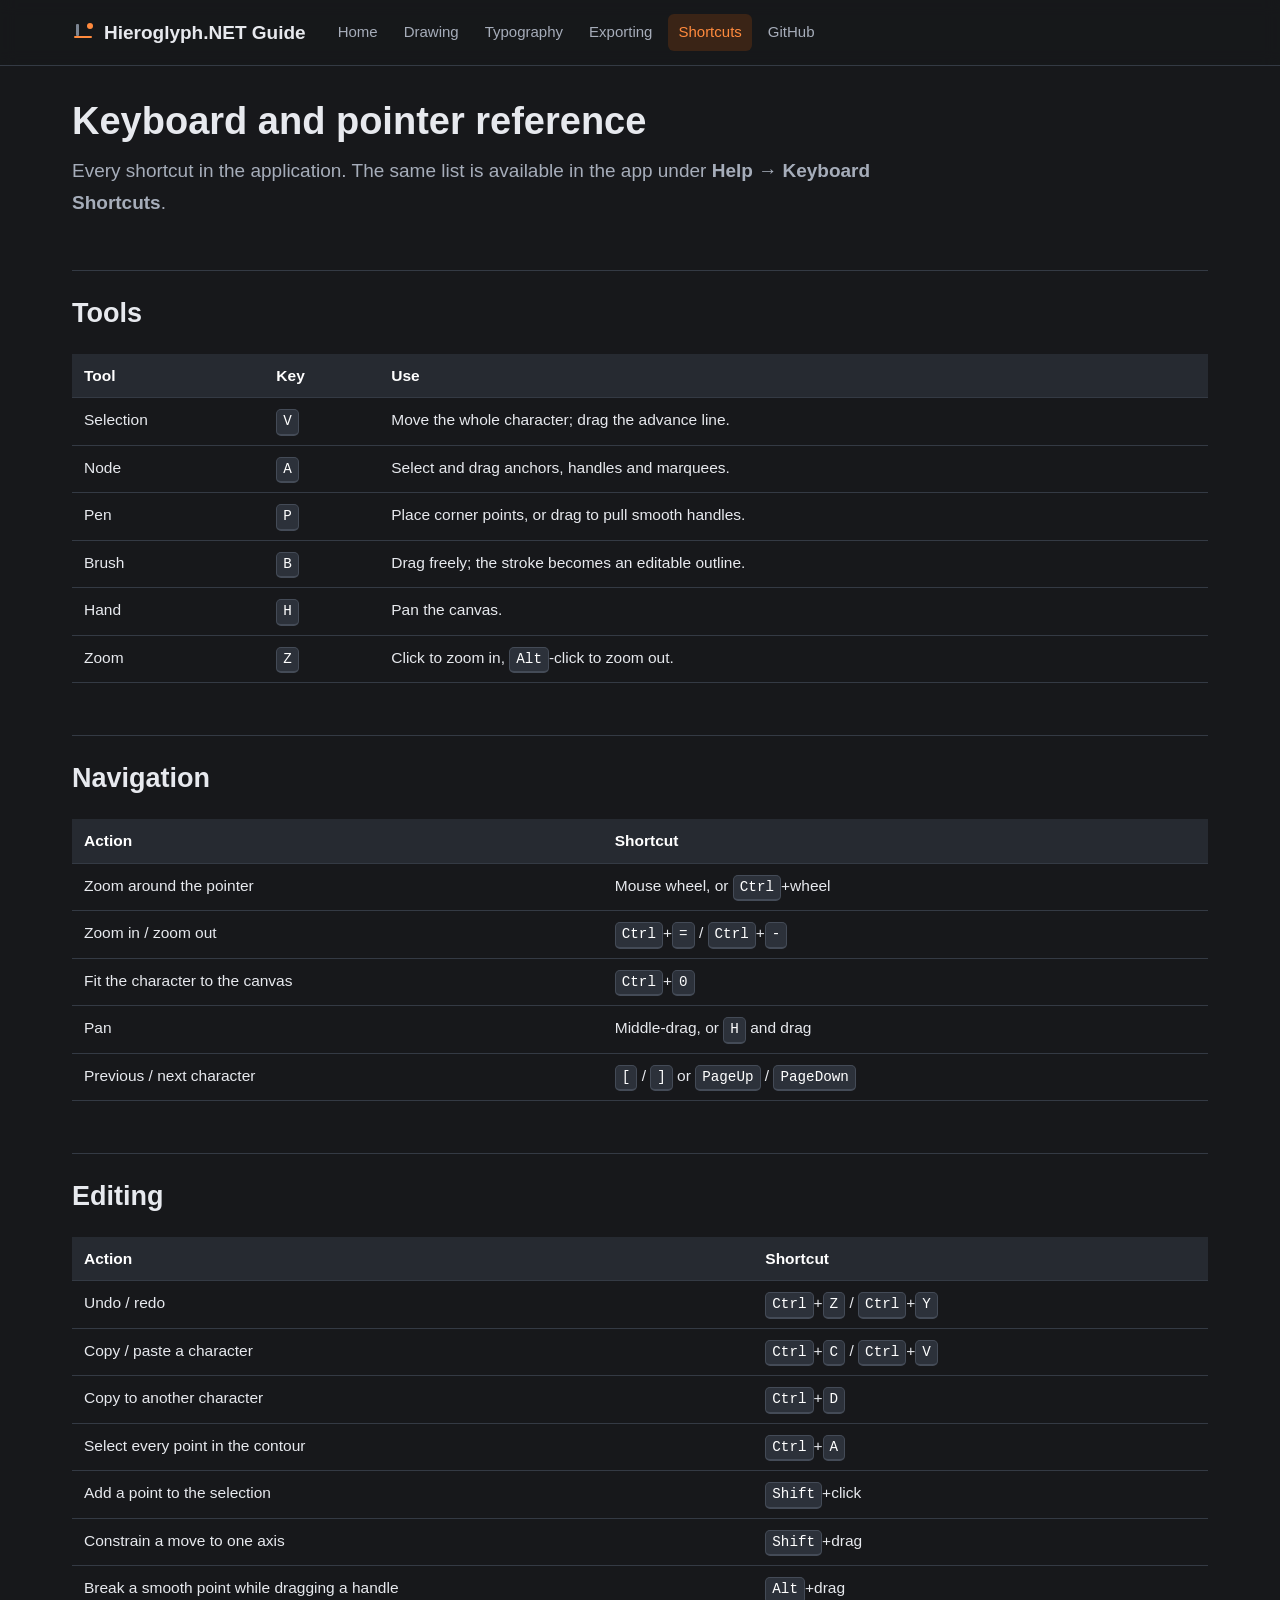
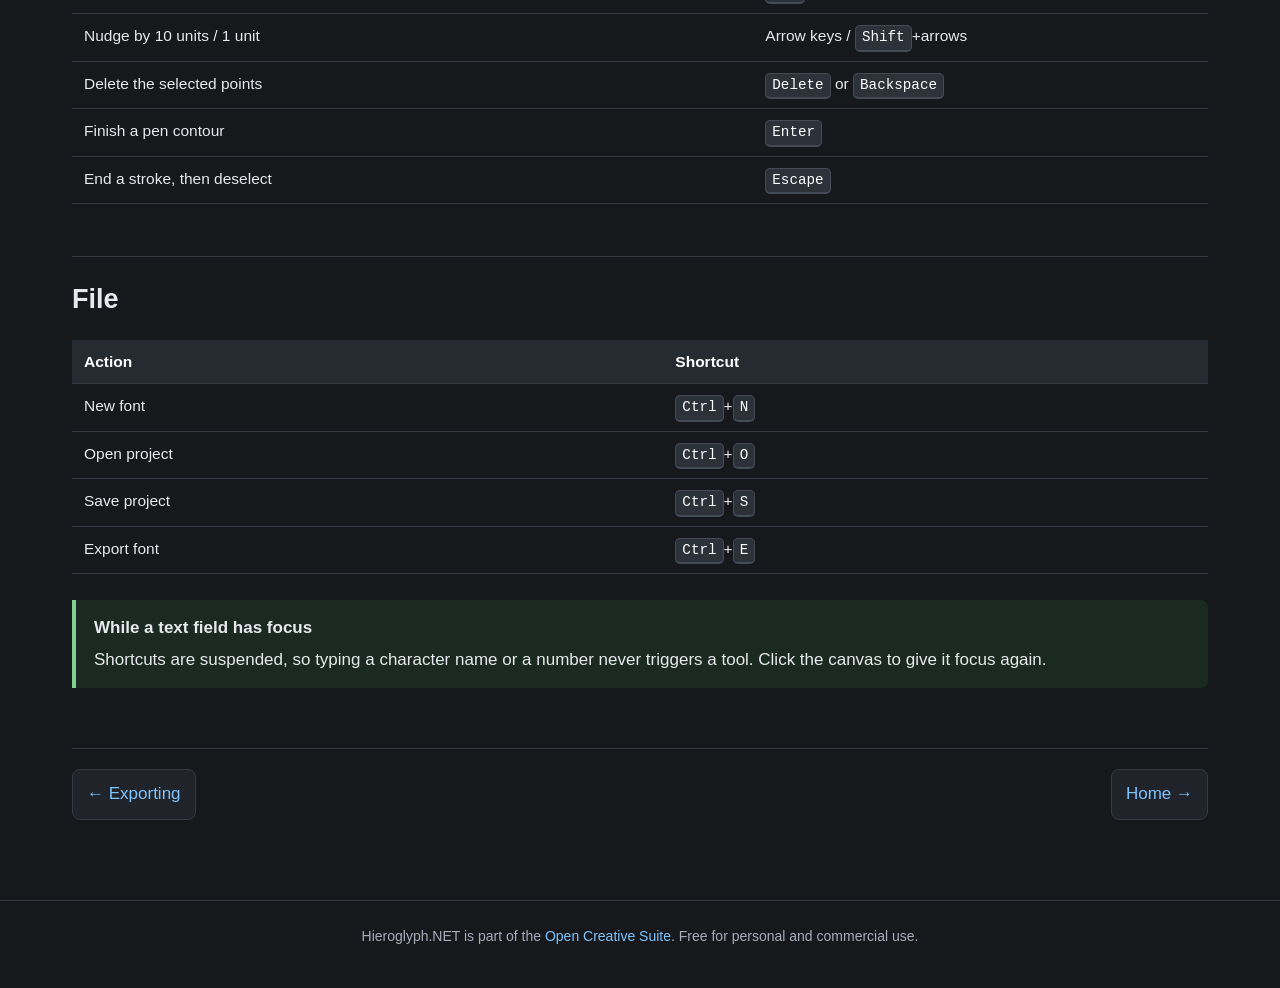
<file: docs/shortcuts.html>
<!DOCTYPE html>
<html lang="en">
<head>
    <meta charset="utf-8">
    <meta name="viewport" content="width=device-width, initial-scale=1">
    <title>Shortcuts — Hieroglyph.NET Guide</title>
    <meta name="description" content="The complete keyboard and pointer reference for Hieroglyph.NET.">
    <link rel="stylesheet" href="style.css">
</head>
<body>
<header class="topbar">
    <div class="topbar-inner">
        <a class="brand" href="index.html">
            <span class="brand-mark"><span class="bar"></span><span class="dot"></span></span>
            Hieroglyph.NET Guide
        </a>
        <nav class="mainnav">
            <a href="index.html">Home</a>
            <a href="drawing.html">Drawing</a>
            <a href="typography.html">Typography</a>
            <a href="exporting.html">Exporting</a>
            <a class="active" href="shortcuts.html">Shortcuts</a>
            <a href="https://github.com/OpenCreativeSuite/HieroglyphDotNet">GitHub</a>
        </nav>
    </div>
</header>

<main>
    <div class="pagehead">
        <h1>Keyboard and pointer reference</h1>
        <p>Every shortcut in the application. The same list is available in the app under <strong>Help → Keyboard Shortcuts</strong>.</p>
    </div>

    <h2>Tools</h2>
    <table>
        <thead><tr><th>Tool</th><th>Key</th><th>Use</th></tr></thead>
        <tbody>
            <tr><td>Selection</td><td><kbd>V</kbd></td><td>Move the whole character; drag the advance line.</td></tr>
            <tr><td>Node</td><td><kbd>A</kbd></td><td>Select and drag anchors, handles and marquees.</td></tr>
            <tr><td>Pen</td><td><kbd>P</kbd></td><td>Place corner points, or drag to pull smooth handles.</td></tr>
            <tr><td>Brush</td><td><kbd>B</kbd></td><td>Drag freely; the stroke becomes an editable outline.</td></tr>
            <tr><td>Hand</td><td><kbd>H</kbd></td><td>Pan the canvas.</td></tr>
            <tr><td>Zoom</td><td><kbd>Z</kbd></td><td>Click to zoom in, <kbd>Alt</kbd>-click to zoom out.</td></tr>
        </tbody>
    </table>

    <h2>Navigation</h2>
    <table>
        <thead><tr><th>Action</th><th>Shortcut</th></tr></thead>
        <tbody>
            <tr><td>Zoom around the pointer</td><td>Mouse wheel, or <kbd>Ctrl</kbd>+wheel</td></tr>
            <tr><td>Zoom in / zoom out</td><td><kbd>Ctrl</kbd>+<kbd>=</kbd> / <kbd>Ctrl</kbd>+<kbd>-</kbd></td></tr>
            <tr><td>Fit the character to the canvas</td><td><kbd>Ctrl</kbd>+<kbd>0</kbd></td></tr>
            <tr><td>Pan</td><td>Middle-drag, or <kbd>H</kbd> and drag</td></tr>
            <tr><td>Previous / next character</td><td><kbd>[</kbd> / <kbd>]</kbd> or <kbd>PageUp</kbd> / <kbd>PageDown</kbd></td></tr>
        </tbody>
    </table>

    <h2>Editing</h2>
    <table>
        <thead><tr><th>Action</th><th>Shortcut</th></tr></thead>
        <tbody>
            <tr><td>Undo / redo</td><td><kbd>Ctrl</kbd>+<kbd>Z</kbd> / <kbd>Ctrl</kbd>+<kbd>Y</kbd></td></tr>
            <tr><td>Copy / paste a character</td><td><kbd>Ctrl</kbd>+<kbd>C</kbd> / <kbd>Ctrl</kbd>+<kbd>V</kbd></td></tr>
            <tr><td>Copy to another character</td><td><kbd>Ctrl</kbd>+<kbd>D</kbd></td></tr>
            <tr><td>Select every point in the contour</td><td><kbd>Ctrl</kbd>+<kbd>A</kbd></td></tr>
            <tr><td>Add a point to the selection</td><td><kbd>Shift</kbd>+click</td></tr>
            <tr><td>Constrain a move to one axis</td><td><kbd>Shift</kbd>+drag</td></tr>
            <tr><td>Break a smooth point while dragging a handle</td><td><kbd>Alt</kbd>+drag</td></tr>
            <tr><td>Nudge by 10 units / 1 unit</td><td>Arrow keys / <kbd>Shift</kbd>+arrows</td></tr>
            <tr><td>Delete the selected points</td><td><kbd>Delete</kbd> or <kbd>Backspace</kbd></td></tr>
            <tr><td>Finish a pen contour</td><td><kbd>Enter</kbd></td></tr>
            <tr><td>End a stroke, then deselect</td><td><kbd>Escape</kbd></td></tr>
        </tbody>
    </table>

    <h2>File</h2>
    <table>
        <thead><tr><th>Action</th><th>Shortcut</th></tr></thead>
        <tbody>
            <tr><td>New font</td><td><kbd>Ctrl</kbd>+<kbd>N</kbd></td></tr>
            <tr><td>Open project</td><td><kbd>Ctrl</kbd>+<kbd>O</kbd></td></tr>
            <tr><td>Save project</td><td><kbd>Ctrl</kbd>+<kbd>S</kbd></td></tr>
            <tr><td>Export font</td><td><kbd>Ctrl</kbd>+<kbd>E</kbd></td></tr>
        </tbody>
    </table>

    <div class="tip">
        <strong>While a text field has focus</strong>
        Shortcuts are suspended, so typing a character name or a number never triggers a tool. Click the canvas to give it focus again.
    </div>

    <div class="pager">
        <a href="exporting.html">← Exporting</a>
        <a href="index.html">Home →</a>
    </div>
</main>

<footer>
    Hieroglyph.NET is part of the <a href="https://github.com/OpenCreativeSuite">Open Creative Suite</a>. Free for personal and commercial use.
</footer>
</body>
</html>
</file>
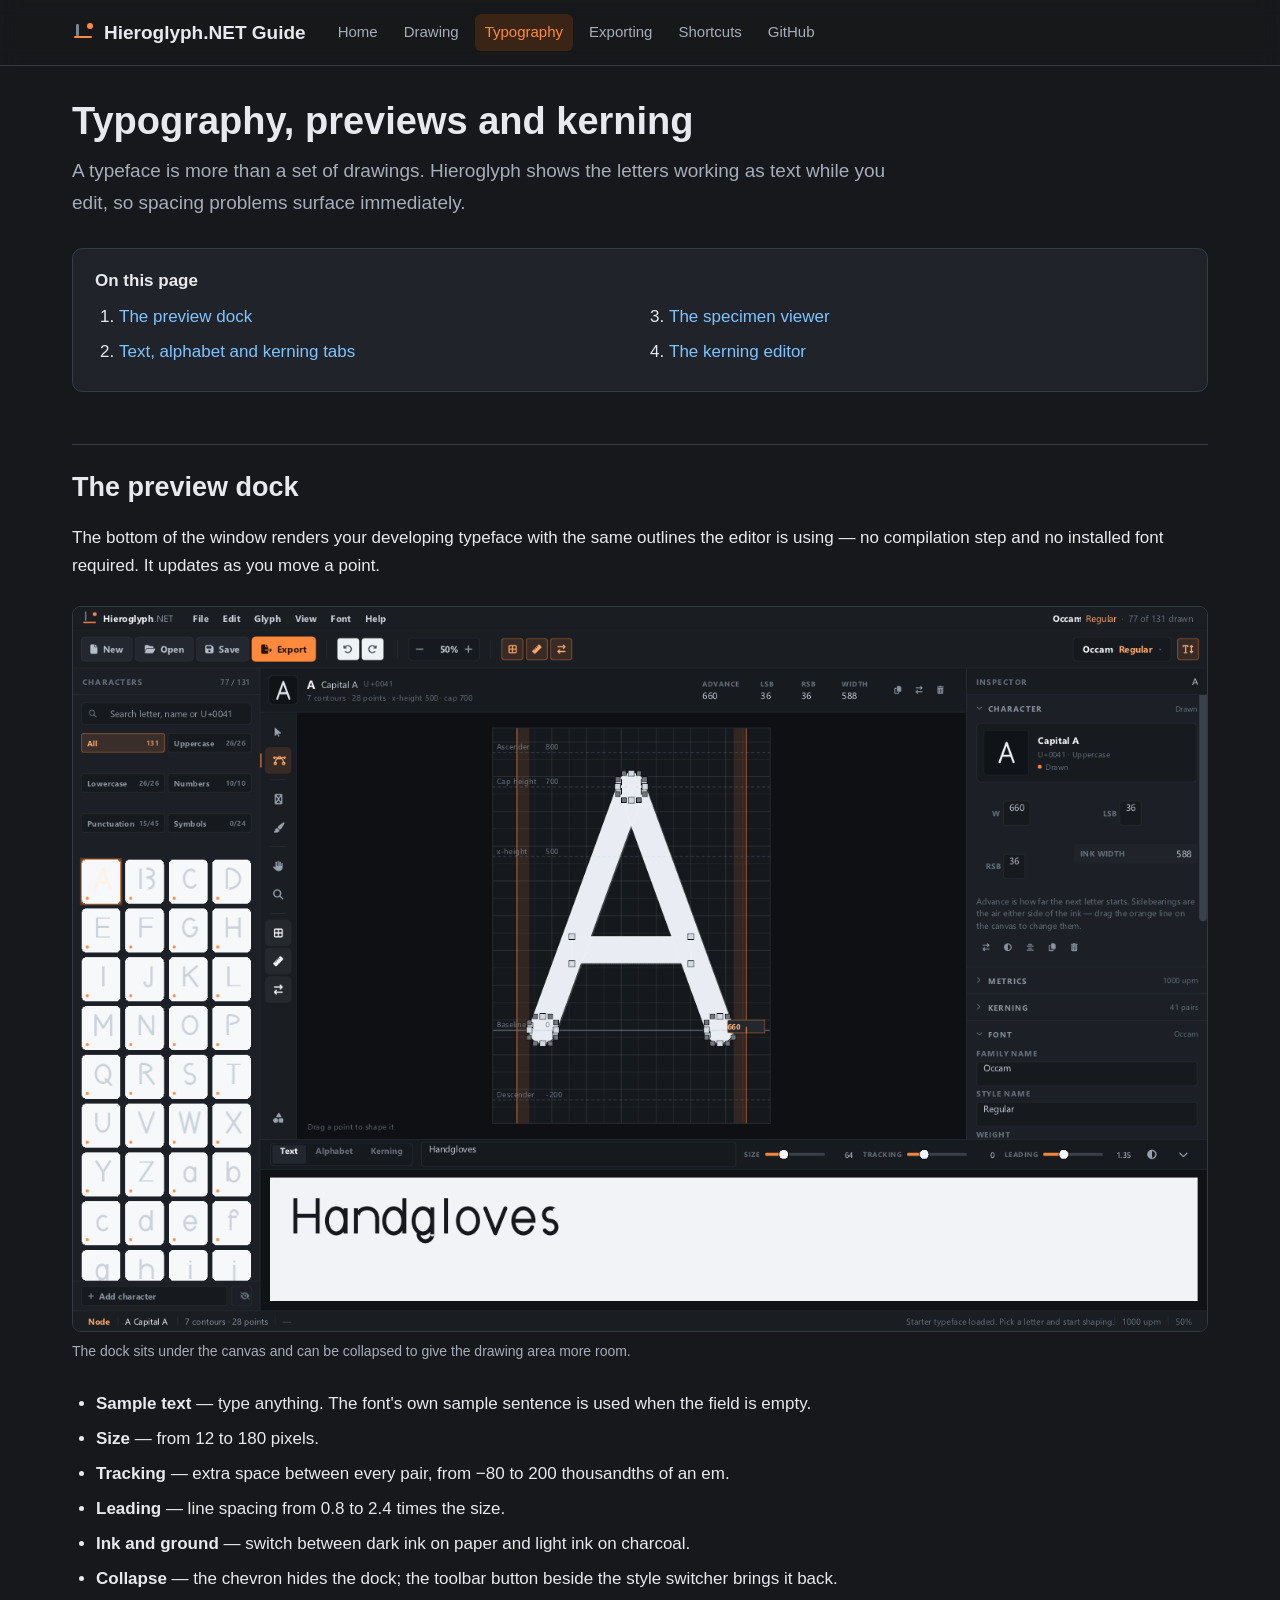
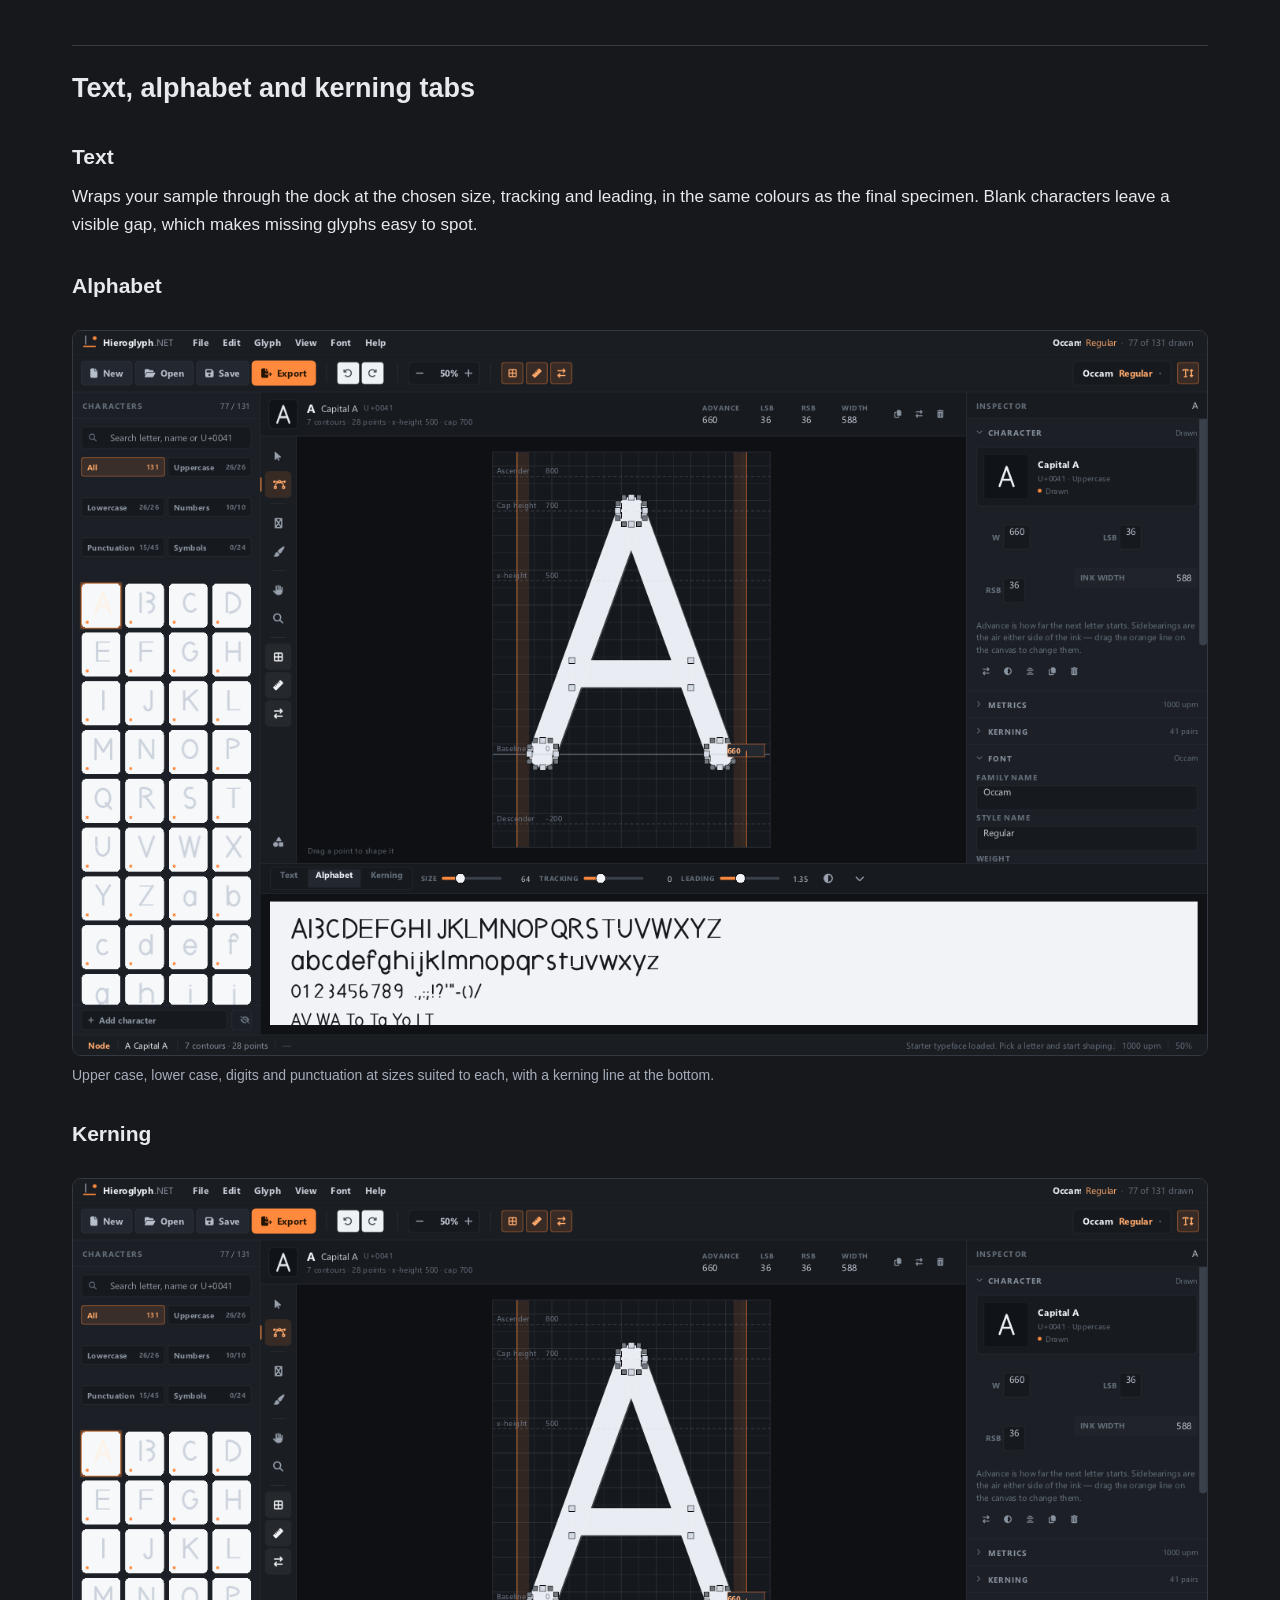
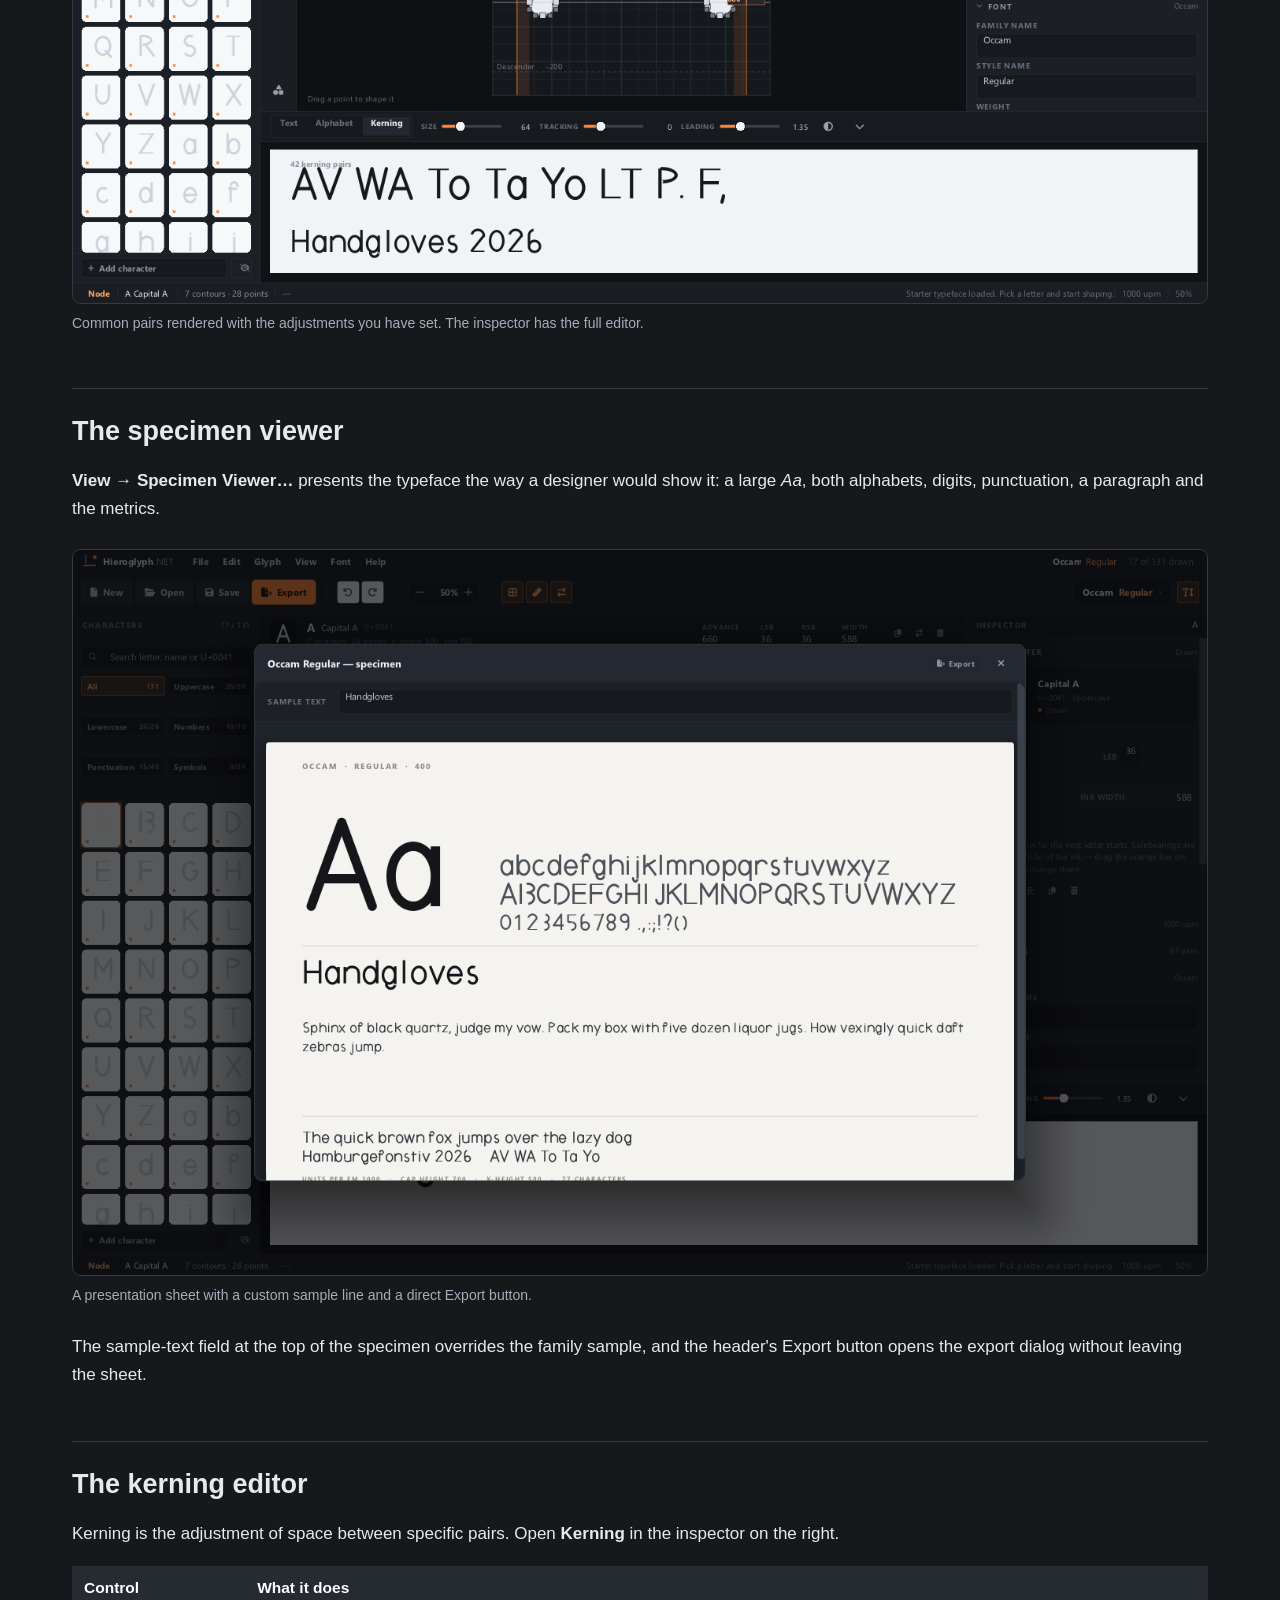
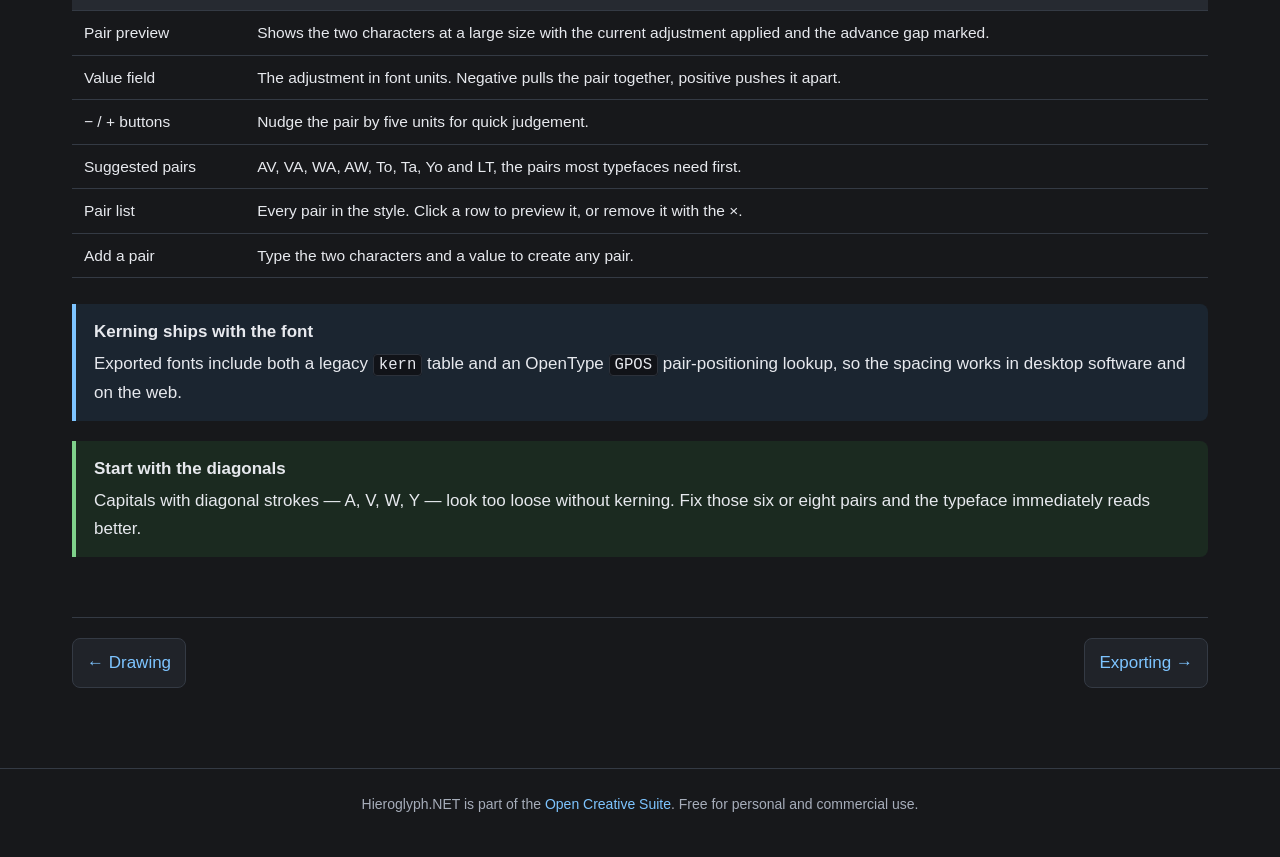
<file: docs/typography.html>
<!DOCTYPE html>
<html lang="en">
<head>
    <meta charset="utf-8">
    <meta name="viewport" content="width=device-width, initial-scale=1">
    <title>Typography — Hieroglyph.NET Guide</title>
    <meta name="description" content="Preview live text, the full alphabet and kerning in Hieroglyph.NET, and present the typeface with the specimen viewer.">
    <link rel="stylesheet" href="style.css">
</head>
<body>
<header class="topbar">
    <div class="topbar-inner">
        <a class="brand" href="index.html">
            <span class="brand-mark"><span class="bar"></span><span class="dot"></span></span>
            Hieroglyph.NET Guide
        </a>
        <nav class="mainnav">
            <a href="index.html">Home</a>
            <a href="drawing.html">Drawing</a>
            <a class="active" href="typography.html">Typography</a>
            <a href="exporting.html">Exporting</a>
            <a href="shortcuts.html">Shortcuts</a>
            <a href="https://github.com/OpenCreativeSuite/HieroglyphDotNet">GitHub</a>
        </nav>
    </div>
</header>

<main>
    <div class="pagehead">
        <h1>Typography, previews and kerning</h1>
        <p>A typeface is more than a set of drawings. Hieroglyph shows the letters working as text while you edit, so spacing problems surface immediately.</p>
    </div>

    <div class="toc">
        <strong>On this page</strong>
        <ol>
            <li><a href="#dock">The preview dock</a></li>
            <li><a href="#tabs">Text, alphabet and kerning tabs</a></li>
            <li><a href="#specimen">The specimen viewer</a></li>
            <li><a href="#kerning">The kerning editor</a></li>
        </ol>
    </div>

    <section id="dock">
        <h2>The preview dock</h2>
        <p>The bottom of the window renders your developing typeface with the same outlines the editor is using — no compilation step and no installed font required. It updates as you move a point.</p>
        <figure>
            <img src="screenshots/main.png" alt="The preview dock under the canvas showing the word Handgloves">
            <figcaption>The dock sits under the canvas and can be collapsed to give the drawing area more room.</figcaption>
        </figure>
        <ul>
            <li><strong>Sample text</strong> — type anything. The font's own sample sentence is used when the field is empty.</li>
            <li><strong>Size</strong> — from 12 to 180 pixels.</li>
            <li><strong>Tracking</strong> — extra space between every pair, from −80 to 200 thousandths of an em.</li>
            <li><strong>Leading</strong> — line spacing from 0.8 to 2.4 times the size.</li>
            <li><strong>Ink and ground</strong> — switch between dark ink on paper and light ink on charcoal.</li>
            <li><strong>Collapse</strong> — the chevron hides the dock; the toolbar button beside the style switcher brings it back.</li>
        </ul>
    </section>

    <section id="tabs">
        <h2>Text, alphabet and kerning tabs</h2>
        <h3>Text</h3>
        <p>Wraps your sample through the dock at the chosen size, tracking and leading, in the same colours as the final specimen. Blank characters leave a visible gap, which makes missing glyphs easy to spot.</p>

        <h3>Alphabet</h3>
        <figure>
            <img src="screenshots/alphabet.png" alt="The alphabet tab showing upper case, lower case, digits and punctuation">
            <figcaption>Upper case, lower case, digits and punctuation at sizes suited to each, with a kerning line at the bottom.</figcaption>
        </figure>

        <h3>Kerning</h3>
        <figure>
            <img src="screenshots/kerning.png" alt="The kerning tab showing common pairs rendered with kerning">
            <figcaption>Common pairs rendered with the adjustments you have set. The inspector has the full editor.</figcaption>
        </figure>
    </section>

    <section id="specimen">
        <h2>The specimen viewer</h2>
        <p><strong>View → Specimen Viewer…</strong> presents the typeface the way a designer would show it: a large <em>Aa</em>, both alphabets, digits, punctuation, a paragraph and the metrics.</p>
        <figure>
            <img src="screenshots/specimen.png" alt="The specimen sheet with a large Aa, alphabet, paragraph and metrics">
            <figcaption>A presentation sheet with a custom sample line and a direct Export button.</figcaption>
        </figure>
        <p>The sample-text field at the top of the specimen overrides the family sample, and the header's Export button opens the export dialog without leaving the sheet.</p>
    </section>

    <section id="kerning">
        <h2>The kerning editor</h2>
        <p>Kerning is the adjustment of space between specific pairs. Open <strong>Kerning</strong> in the inspector on the right.</p>
        <table>
            <thead><tr><th>Control</th><th>What it does</th></tr></thead>
            <tbody>
                <tr><td>Pair preview</td><td>Shows the two characters at a large size with the current adjustment applied and the advance gap marked.</td></tr>
                <tr><td>Value field</td><td>The adjustment in font units. Negative pulls the pair together, positive pushes it apart.</td></tr>
                <tr><td>− / + buttons</td><td>Nudge the pair by five units for quick judgement.</td></tr>
                <tr><td>Suggested pairs</td><td>AV, VA, WA, AW, To, Ta, Yo and LT, the pairs most typefaces need first.</td></tr>
                <tr><td>Pair list</td><td>Every pair in the style. Click a row to preview it, or remove it with the ×.</td></tr>
                <tr><td>Add a pair</td><td>Type the two characters and a value to create any pair.</td></tr>
            </tbody>
        </table>
        <div class="note">
            <strong>Kerning ships with the font</strong>
            Exported fonts include both a legacy <code>kern</code> table and an OpenType <code>GPOS</code> pair-positioning lookup, so the spacing works in desktop software and on the web.
        </div>
        <div class="tip">
            <strong>Start with the diagonals</strong>
            Capitals with diagonal strokes — A, V, W, Y — look too loose without kerning. Fix those six or eight pairs and the typeface immediately reads better.
        </div>
    </section>

    <div class="pager">
        <a href="drawing.html">← Drawing</a>
        <a href="exporting.html">Exporting →</a>
    </div>
</main>

<footer>
    Hieroglyph.NET is part of the <a href="https://github.com/OpenCreativeSuite">Open Creative Suite</a>. Free for personal and commercial use.
</footer>
</body>
</html>
</file>
<file: docs/style.css>
:root {
    --bg: #17181b;
    --panel: #202329;
    --panel-2: #262a31;
    --ink: #e7e9ee;
    --muted: #a6adba;
    --line: #343a44;
    --accent: #ff8a3d;
    --accent-soft: #3a2416;
    --blue: #7dc4ff;
    --green: #7fd18b;
    --red: #ff8a80;
    --code: #111318;
}

* {
    box-sizing: border-box;
}

html {
    scroll-behavior: smooth;
}

body {
    margin: 0;
    background: var(--bg);
    color: var(--ink);
    font: 17px/1.65 "Segoe UI", Tahoma, Verdana, sans-serif;
}

a {
    color: var(--blue);
    text-decoration: none;
}

a:hover {
    text-decoration: underline;
}

header.topbar {
    position: sticky;
    top: 0;
    z-index: 20;
    background: rgba(23, 24, 27, 0.96);
    border-bottom: 1px solid var(--line);
    backdrop-filter: blur(8px);
}

.topbar-inner {
    max-width: 1180px;
    margin: 0 auto;
    padding: 14px 22px;
    display: flex;
    align-items: center;
    gap: 22px;
    flex-wrap: wrap;
}

.brand {
    display: flex;
    align-items: center;
    gap: 10px;
    font-weight: 700;
    font-size: 19px;
    color: var(--ink);
}

.brand-mark {
    position: relative;
    width: 22px;
    height: 22px;
}

.brand-mark .bar {
    position: absolute;
    left: 2px;
    right: 2px;
    bottom: 5px;
    height: 2.5px;
    border-radius: 1px;
    background: var(--accent);
}

.brand-mark .bar::before {
    content: "";
    position: absolute;
    left: 2px;
    bottom: 2px;
    width: 2.5px;
    height: 12px;
    border-radius: 1px;
    background: #7c8592;
}

.brand-mark .dot {
    position: absolute;
    right: 1px;
    top: 2px;
    width: 6px;
    height: 6px;
    border-radius: 50%;
    background: var(--accent);
}

nav.mainnav {
    display: flex;
    gap: 6px;
    flex-wrap: wrap;
}

nav.mainnav a {
    padding: 6px 10px;
    border-radius: 6px;
    color: var(--muted);
    font-size: 15px;
}

nav.mainnav a:hover {
    background: var(--panel);
    text-decoration: none;
    color: var(--ink);
}

nav.mainnav a.active {
    background: var(--accent-soft);
    color: var(--accent);
}

main {
    max-width: 1180px;
    margin: 0 auto;
    padding: 34px 22px 80px;
}

.hero {
    display: grid;
    grid-template-columns: minmax(0, 1.3fr) minmax(0, 1fr);
    gap: 34px;
    align-items: center;
    margin-bottom: 42px;
}

.hero h1 {
    font-size: 44px;
    line-height: 1.1;
    margin: 0 0 16px;
    letter-spacing: -0.5px;
}

.hero p.lead {
    font-size: 20px;
    color: var(--muted);
    margin: 0 0 22px;
}

.eyebrow {
    margin: 0 0 10px;
    color: var(--accent);
    font-size: 12.5px;
    font-weight: 700;
    letter-spacing: 0.12em;
    text-transform: uppercase;
}

.cta-row {
    display: flex;
    flex-wrap: wrap;
    gap: 12px;
    margin: 0 0 16px;
}

.btn {
    display: inline-block;
    border-radius: 8px;
    padding: 11px 18px;
    font-size: 15.5px;
    font-weight: 600;
}

.btn:hover {
    text-decoration: none;
    filter: brightness(1.06);
}

.btn-primary {
    background: var(--accent);
    border: 1px solid #ffab73;
    color: #1a1a1a;
}

.btn-quiet {
    background: var(--panel);
    border: 1px solid var(--line);
    color: var(--ink);
}

.hero-note {
    color: var(--muted);
    font-size: 15px;
    margin: 0;
}

.task-grid .task {
    display: flex;
    flex-direction: column;
    color: var(--ink);
}

.task-grid .task:hover {
    border-color: var(--accent);
    text-decoration: none;
    transform: translateY(-2px);
}

.task {
    transition: border-color 0.15s ease, transform 0.15s ease;
}

.task-icon {
    display: grid;
    place-items: center;
    width: 36px;
    height: 36px;
    margin-bottom: 12px;
    border-radius: 10px;
    background: var(--accent-soft);
    color: var(--accent);
    font-size: 18px;
    font-weight: 700;
}

.task h3 {
    margin: 0 0 6px;
}

.task p {
    color: var(--muted);
    font-size: 15.5px;
}

.task-link {
    margin-top: auto;
    padding-top: 10px;
    color: var(--accent);
    font-size: 14px;
    font-weight: 600;
}

.hero img {
    width: 100%;
    border: 1px solid var(--line);
    border-radius: 10px;
    display: block;
}

h1 {
    font-size: 38px;
    line-height: 1.15;
    margin: 0 0 12px;
}

h2 {
    font-size: 27px;
    margin: 52px 0 14px;
    padding-top: 20px;
    border-top: 1px solid var(--line);
}

h3 {
    font-size: 21px;
    margin: 30px 0 8px;
}

h4 {
    font-size: 17px;
    margin: 22px 0 6px;
}

p {
    margin: 0 0 14px;
}

ul,
ol {
    margin: 0 0 16px;
    padding-left: 24px;
}

li {
    margin-bottom: 7px;
}

code,
kbd {
    font-family: Consolas, "Cascadia Mono", "Courier New", monospace;
    font-size: 0.92em;
}

code {
    background: var(--code);
    border: 1px solid #2c313a;
    padding: 1px 5px;
    border-radius: 4px;
}

kbd {
    display: inline-block;
    background: #2c313a;
    border: 1px solid #444b57;
    border-bottom-width: 2px;
    border-radius: 5px;
    padding: 0 6px;
    color: #ffffff;
    white-space: nowrap;
}

.pagehead {
    margin-bottom: 30px;
}

.pagehead p {
    color: var(--muted);
    font-size: 19px;
    max-width: 850px;
}

.toc {
    background: var(--panel);
    border: 1px solid var(--line);
    border-radius: 10px;
    padding: 18px 22px;
    margin: 24px 0 36px;
}

.promise {
    background: linear-gradient(135deg, #2e2118, #1c2026 60%);
    border: 1px solid #4d3521;
    border-left: 6px solid var(--accent);
    border-radius: 12px;
    padding: 26px 28px;
    margin: 34px 0 38px;
}

.promise h2 {
    margin: 0 0 12px;
    padding: 0;
    border: 0;
    font-size: 30px;
    color: #ffd9bd;
}

.promise .card {
    background: rgba(0, 0, 0, 0.18);
}

.promise-note {
    color: var(--muted);
    font-size: 15px;
    margin: 16px 0 0;
}

.toc strong {
    display: block;
    margin-bottom: 8px;
}

.toc ol {
    margin: 0;
    columns: 2;
    column-gap: 34px;
}

figure {
    margin: 26px 0;
}

figure img {
    width: 100%;
    display: block;
    border: 1px solid var(--line);
    border-radius: 9px;
    background: var(--panel);
}

figcaption {
    color: var(--muted);
    font-size: 14px;
    margin-top: 8px;
}

.note,
.tip,
.warning {
    border-left: 4px solid var(--blue);
    background: #1b2530;
    border-radius: 0 8px 8px 0;
    padding: 14px 18px;
    margin: 20px 0;
}

.tip {
    border-left-color: var(--green);
    background: #1b2a20;
}

.warning {
    border-left-color: var(--red);
    background: #2c1e1e;
}

.note > strong:first-child,
.tip > strong:first-child,
.warning > strong:first-child {
    display: block;
    margin-bottom: 4px;
}

.grid2 {
    display: grid;
    grid-template-columns: repeat(2, minmax(0, 1fr));
    gap: 20px;
}

.grid3 {
    display: grid;
    grid-template-columns: repeat(3, minmax(0, 1fr));
    gap: 18px;
}

.card {
    background: var(--panel);
    border: 1px solid var(--line);
    border-radius: 10px;
    padding: 18px 20px;
}

.card h3 {
    margin-top: 0;
    font-size: 19px;
}

.card p:last-child {
    margin-bottom: 0;
}

table {
    width: 100%;
    border-collapse: collapse;
    margin: 18px 0 26px;
    font-size: 15.5px;
}

th,
td {
    text-align: left;
    padding: 9px 12px;
    border-bottom: 1px solid var(--line);
    vertical-align: top;
}

th {
    background: var(--panel-2);
    color: #ffffff;
    font-weight: 600;
}

tr:hover td {
    background: #1c1f24;
}

.steps {
    counter-reset: step;
    list-style: none;
    padding: 0;
    margin: 22px 0;
}

.steps > li {
    counter-increment: step;
    position: relative;
    padding-left: 48px;
    margin-bottom: 16px;
}

.steps > li::before {
    content: counter(step);
    position: absolute;
    left: 0;
    top: 0;
    width: 32px;
    height: 32px;
    border-radius: 50%;
    background: var(--accent);
    color: #1a1a1a;
    font-weight: 700;
    display: grid;
    place-items: center;
}

.pager {
    display: flex;
    justify-content: space-between;
    gap: 16px;
    margin-top: 60px;
    padding-top: 20px;
    border-top: 1px solid var(--line);
}

.pager a {
    background: var(--panel);
    border: 1px solid var(--line);
    border-radius: 8px;
    padding: 10px 14px;
}

footer {
    border-top: 1px solid var(--line);
    color: var(--muted);
    font-size: 14px;
    padding: 24px 22px 40px;
    text-align: center;
}

@media (max-width: 820px) {
    .hero {
        grid-template-columns: 1fr;
    }

    .hero h1 {
        font-size: 34px;
    }

    .grid2,
    .grid3 {
        grid-template-columns: 1fr;
    }

    .toc ol {
        columns: 1;
    }

    body {
        font-size: 16px;
    }
}
</file>
